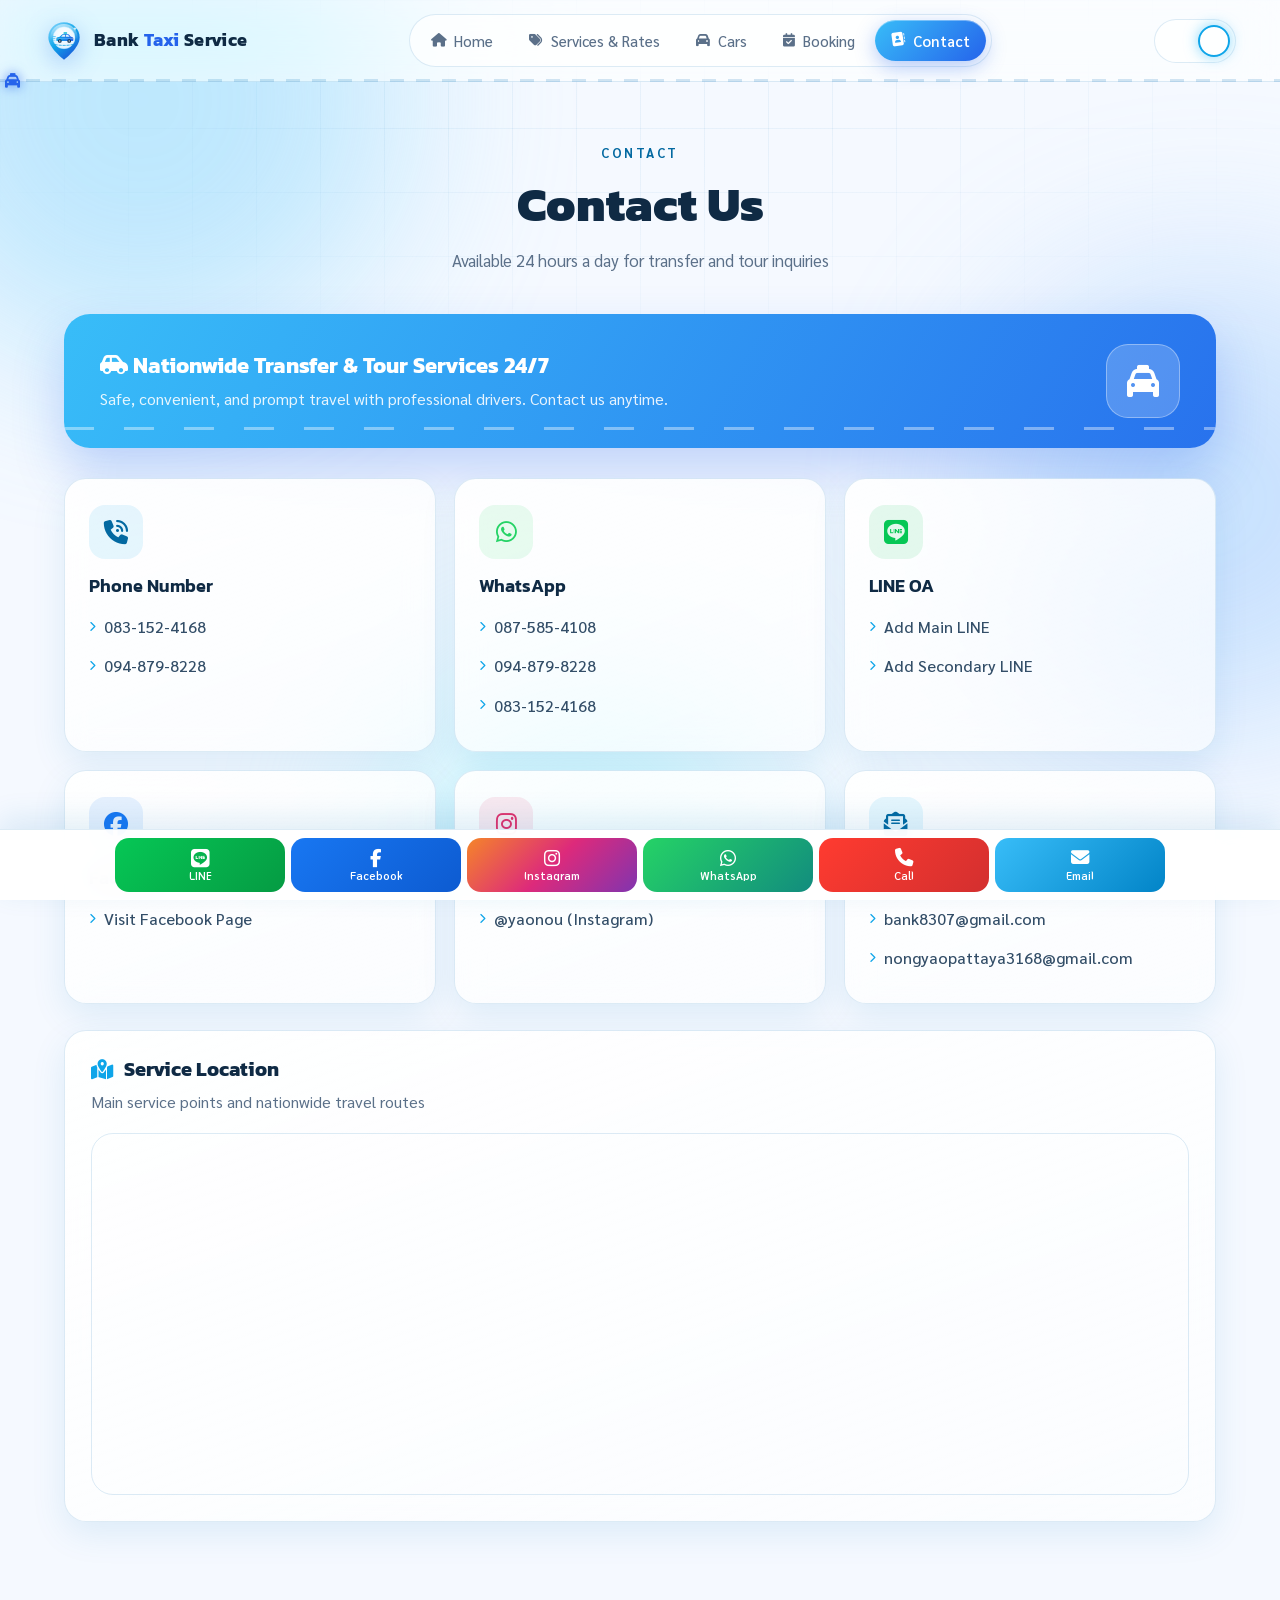
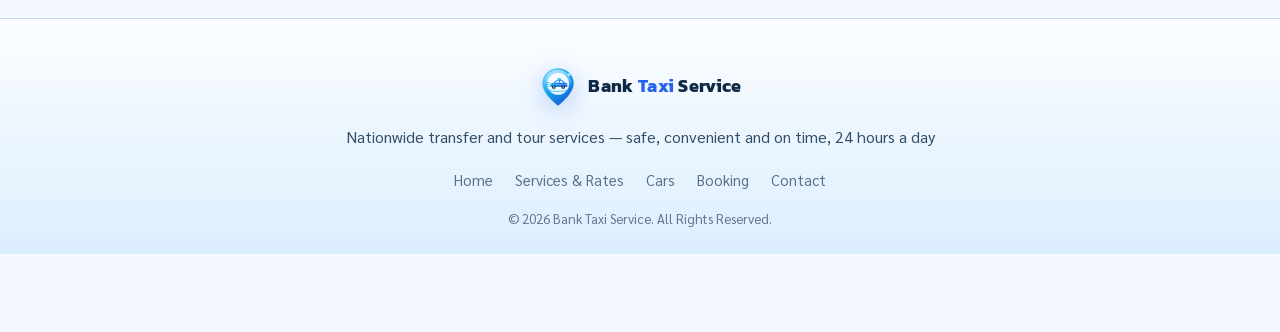
<file: contact-en.html>
<!DOCTYPE html>
<html lang="en">
<head>
    <meta charset="UTF-8">
    <meta name="viewport" content="width=device-width, initial-scale=1.0">
    <title data-i18n="contact_page_title">Contact Us | Bank Taxi Service</title>
    <meta name="theme-color" content="#f5f9ff">
    <link rel="icon" href="logo-mark.svg" type="image/svg+xml">
    <link rel="preconnect" href="https://fonts.googleapis.com">
    <link rel="preconnect" href="https://fonts.gstatic.com" crossorigin>
    <link href="https://fonts.googleapis.com/css2?family=Kanit:wght@300;400;500;600;700;800&family=Sarabun:wght@300;400;500;600;700&display=swap" rel="stylesheet">
    <link rel="stylesheet" href="https://cdnjs.cloudflare.com/ajax/libs/font-awesome/6.4.0/css/all.min.css">
    <link rel="stylesheet" href="theme.css">
</head>
<body>
    <div class="bg-scene" aria-hidden="true">
        <div class="bg-blob b1"></div>
        <div class="bg-blob b2"></div>
        <div class="bg-blob b3"></div>
        <div class="bg-grid"></div>
        <div class="bg-spot" id="bgSpot"></div>
    </div>

    <header id="siteHeader">
        <div class="header-wrapper">
            <a href="index-en.html" class="brand">
                <img src="logo-mark.svg" class="brand-mark" alt="">
                <span>Bank <b>Taxi</b> Service</span>
            </a>

            <nav class="nav-menu">
                <a href="index-en.html"><i class="fa-solid fa-house"></i> Home</a>
                <a href="services-en.html"><i class="fa-solid fa-tags"></i> Services &amp; Rates</a>
                <a href="cars-en.html"><i class="fa-solid fa-car"></i> Cars</a>
                <a href="booking-en.html"><i class="fa-solid fa-calendar-check"></i> Booking</a>
                <a href="contact-en.html" class="active"><i class="fa-solid fa-address-book"></i> Contact</a>
            </nav>

            <div class="language-switcher-top">
                <a href="contact.html" class="lang-btn th" data-lang="th" title="ภาษาไทย">TH</a>
                <a href="contact-en.html" class="lang-btn en active" data-lang="en" title="English">EN</a>
            </div>
        </div>
        <div class="road-progress" aria-hidden="true">
            <div class="fill"></div>
            <i class="fa-solid fa-taxi car"></i>
        </div>
    </header>

    <!-- Main Container -->
    <main class="wrap page">
        <div class="page-head reveal">
            <span class="eyebrow">Contact</span>
            <h1 data-i18n="contact_heading">Contact Us</h1>
            <p data-i18n="contact_subheading">Available 24 hours a day for transfer and tour inquiries</p>
        </div>

        <!-- 🚗 Taxi Animation Banner -->
        <div class="taxi-banner-wrapper reveal">
            <div class="taxi-banner-text">
                <h3><i class="fa-solid fa-car-side"></i> <span data-i18n="banner_title">Nationwide Transfer & Tour Services 24/7</span></h3>
                <p data-i18n="banner_desc">Safe, convenient, and prompt travel with professional drivers. Contact us anytime.</p>
            </div>
            <div class="taxi-animation-icon">
                <i class="fa-solid fa-taxi"></i>
            </div>
        </div>

        <div class="contact-wrap">
            <div class="channel-grid">
                <!-- Phone -->
                <div class="glass spotlight channel  reveal">
                    <i class="fa-solid fa-phone-volume"></i>
                    <h3 data-i18n="contact_phone_title">Phone Number</h3>
                    <a href="tel:0831524168">083-152-4168</a>
                    <a href="tel:0948798228">094-879-8228</a>
                </div>

                <!-- WhatsApp -->
                <div class="glass spotlight channel whatsapp reveal">
                    <i class="fa-brands fa-whatsapp"></i>
                    <h3 data-i18n="contact_wa_title">WhatsApp</h3>
                    <a href="https://wa.me/66875854108" target="_blank" rel="noopener">087-585-4108</a>
                    <a href="https://wa.me/66948798228" target="_blank" rel="noopener">094-879-8228</a>
                    <a href="https://wa.me/66831524168" target="_blank" rel="noopener">083-152-4168</a>
                </div>

                <!-- LINE OA -->
                <div class="glass spotlight channel line reveal">
                    <i class="fa-brands fa-line"></i>
                    <h3 data-i18n="contact_line_title">LINE OA</h3>
                    <a href="https://line.me/ti/p/4wD6IYASNu" target="_blank" rel="noopener" data-i18n="line_main">Add Main LINE</a>
                    <a href="https://line.me/ti/p/mEbpRpyRnB" target="_blank" rel="noopener" data-i18n="line_sub">Add Secondary LINE</a>
                </div>

                <!-- Facebook -->
                <div class="glass spotlight channel facebook reveal">
                    <i class="fa-brands fa-facebook"></i>
                    <h3 data-i18n="contact_fb_title">Facebook</h3>
                    <a href="https://www.facebook.com/share/1DTJ5yZoDF/?mibextid=wwXIfr" target="_blank" rel="noopener" data-i18n="fb_link">Visit Facebook Page</a>
                </div>

                <!-- Instagram -->
                <div class="glass spotlight channel instagram reveal">
                    <i class="fa-brands fa-instagram"></i>
                    <h3 data-i18n="contact_ig_title">Instagram</h3>
                    <a href="https://www.instagram.com/yaonou" target="_blank" rel="noopener">@yaonou (Instagram)</a>
                </div>

                <!-- Email -->
                <div class="glass spotlight channel  reveal">
                    <i class="fa-solid fa-envelope-open-text"></i>
                    <h3 data-i18n="contact_email_title">Email</h3>
                    <a href="mailto:bank8307@gmail.com">bank8307@gmail.com</a>
                    <a href="mailto:nongyaopattaya3168@gmail.com">nongyaopattaya3168@gmail.com</a>
                </div>
            </div>

            <!-- Map Location Box -->
            <div class="map-section-box glass reveal">
                <h3>
                    <i class="fa-solid fa-map-location-dot"></i> <span data-i18n="contact_map_title">Service Location</span>
                </h3>
                <p data-i18n="contact_map_desc">Main service points and nationwide travel routes</p>
                <div class="map-container">
                    <iframe src="https://www.google.com/maps/embed?pb=!1m18!1m12!1m3!1d3875.352467325081!2d100.5018!3d13.7563!2m3!1f0!2f0!3f0!3m2!1i1024!2i768!4f13.1!3m3!1m2!1s0x0%3A0x0!2zUMKhci4gQmFuayBUYXhpIFNlcnZpY2U!5e0!3m2!1sth!2sth!4v1620000000000!5m2!1sth!2sth" allowfullscreen="" loading="lazy"></iframe>
                </div>
            </div>
        </div>
    </main>


    <div class="floating-contact">
        <a href="https://line.me/ti/p/4wD6IYASNu" target="_blank" rel="noopener" class="float-btn line" aria-label="Add LINE"><i class="fa-brands fa-line"></i><span class="tip">LINE</span></a>
        <a href="https://www.facebook.com/share/1DTJ5yZoDF/?mibextid=wwXIfr" target="_blank" rel="noopener" class="float-btn facebook" aria-label="Facebook"><i class="fa-brands fa-facebook-f"></i><span class="tip">Facebook</span></a>
        <a href="https://www.instagram.com/yaonou" target="_blank" rel="noopener" class="float-btn instagram" aria-label="Instagram"><i class="fa-brands fa-instagram"></i><span class="tip">Instagram</span></a>
        <a href="https://wa.me/66948798228" target="_blank" rel="noopener" class="float-btn whatsapp" aria-label="WhatsApp"><i class="fa-brands fa-whatsapp"></i><span class="tip">WhatsApp</span></a>
        <a href="tel:0948798228" class="float-btn phone" aria-label="Call 087-585-4108"><i class="fa-solid fa-phone"></i><span class="tip">Call<span class="tip-extra"> 087-585-4108</span></span></a>
        <a href="mailto:bank8307@gmail.com" class="float-btn email" aria-label="Email us"><i class="fa-solid fa-envelope"></i><span class="tip">Email</span></a>
    </div>

    <footer>
        <div class="footer-content">
            <a href="index-en.html" class="brand">
                <img src="logo-mark.svg" class="brand-mark" alt="">
                <span>Bank <b>Taxi</b> Service</span>
            </a>
            <p>Nationwide transfer and tour services — safe, convenient and on time, 24 hours a day</p>
            <div class="footer-links">
                <a href="index-en.html">Home</a>
                <a href="services-en.html">Services & Rates</a>
                <a href="cars-en.html">Cars</a>
                <a href="booking-en.html">Booking</a>
                <a href="contact-en.html">Contact</a>
            </div>
            <p class="copyright">&copy; 2026 Bank Taxi Service. All Rights Reserved.</p>
        </div>
    </footer>

    <script src="site.js"></script>
    <script>
        const translations = {
            th: {
                home: "Home",
                services: "Services & Rates",
                cars: "Cars",
                booking: "Booking",
                contact: "Contact",
                contact_page_title: "ติดต่อเรา / Contact Us | Bank Taxi Service",
                contact_heading: "ติดต่อเรา / Contact Us",
                contact_subheading: "ช่องทางการติดต่อ สอบถามบริการรถรับส่งและนำเที่ยวตลอด 24 ชั่วโมง",
                banner_title: "พร้อมให้บริการรับ-ส่งทั่วไทย 24 ชม.",
                banner_desc: "เดินทางปลอดภัย สะดวก รวดเร็ว พร้อมคนขับมืออาชีพ ติดต่อเราได้ทันทีทุกช่องทาง",
                contact_phone_title: "เบอร์โทรศัพท์ / Phone",
                contact_wa_title: "WhatsApp",
                contact_line_title: "ไลน์ / LINE OA",
                line_main: "แอดไลน์หลัก (Add LINE)",
                line_sub: "แอดไลน์สำรอง (Add LINE)",
                contact_fb_title: "เฟซบุ๊ก / Facebook",
                fb_link: "เยี่ยมชมเพจ Facebook",
                contact_ig_title: "อินสตาแกรม / Instagram",
                contact_email_title: "อีเมล / Email",
                contact_map_title: "แผนที่บริการ / Service Location",
                contact_map_desc: "จุดให้บริการหลักและการเดินทางทั่วประเทศ",
                footer_desc: "Bank Taxi Service — บริการรถรับส่งและนำเที่ยวทั่วไทย สะดวก ปลอดภัย รวดเร็วตลอด 24 ชั่วโมง"
            },
            en: {
                home: "Home",
                services: "Services & Rates",
                cars: "Cars",
                booking: "Booking",
                contact: "Contact",
                contact_page_title: "Contact Us | Bank Taxi Service",
                contact_heading: "Contact Us",
                contact_subheading: "Available 24 hours a day for transfer and tour inquiries",
                banner_title: "Nationwide Transfer & Tour Services 24/7",
                banner_desc: "Safe, convenient, and prompt travel with professional drivers. Contact us anytime.",
                contact_phone_title: "Phone Number",
                contact_wa_title: "WhatsApp",
                contact_line_title: "LINE OA",
                line_main: "Add Main LINE",
                line_sub: "Add Secondary LINE",
                contact_fb_title: "Facebook",
                fb_link: "Visit Facebook Page",
                contact_ig_title: "Instagram",
                contact_email_title: "Email",
                contact_map_title: "Service Location",
                contact_map_desc: "Main service points and nationwide travel routes",
                footer_desc: "Bank Taxi Service — Nationwide transfer and tour services, safe, convenient, and prompt 24 hours a day"
            }
        };

        function applyLanguage(lang) {
            document.querySelectorAll('[data-i18n]').forEach(element => {
                const key = element.getAttribute('data-i18n');
                if (translations[lang] && translations[lang][key]) {
                    element.textContent = translations[lang][key];
                }
            });

            document.querySelectorAll('.lang-btn').forEach(btn => {
                const isMatch = btn.dataset.lang === lang;
                btn.classList.toggle('active', isMatch);
            });
        }

        function setLanguage(lang) {
            localStorage.setItem('selectedLang', lang);
            applyLanguage(lang);
        }

        document.addEventListener("DOMContentLoaded", () => {
            const savedLang = 'en';
            applyLanguage(savedLang);
        });
    </script>
</body>
</html>
</file>
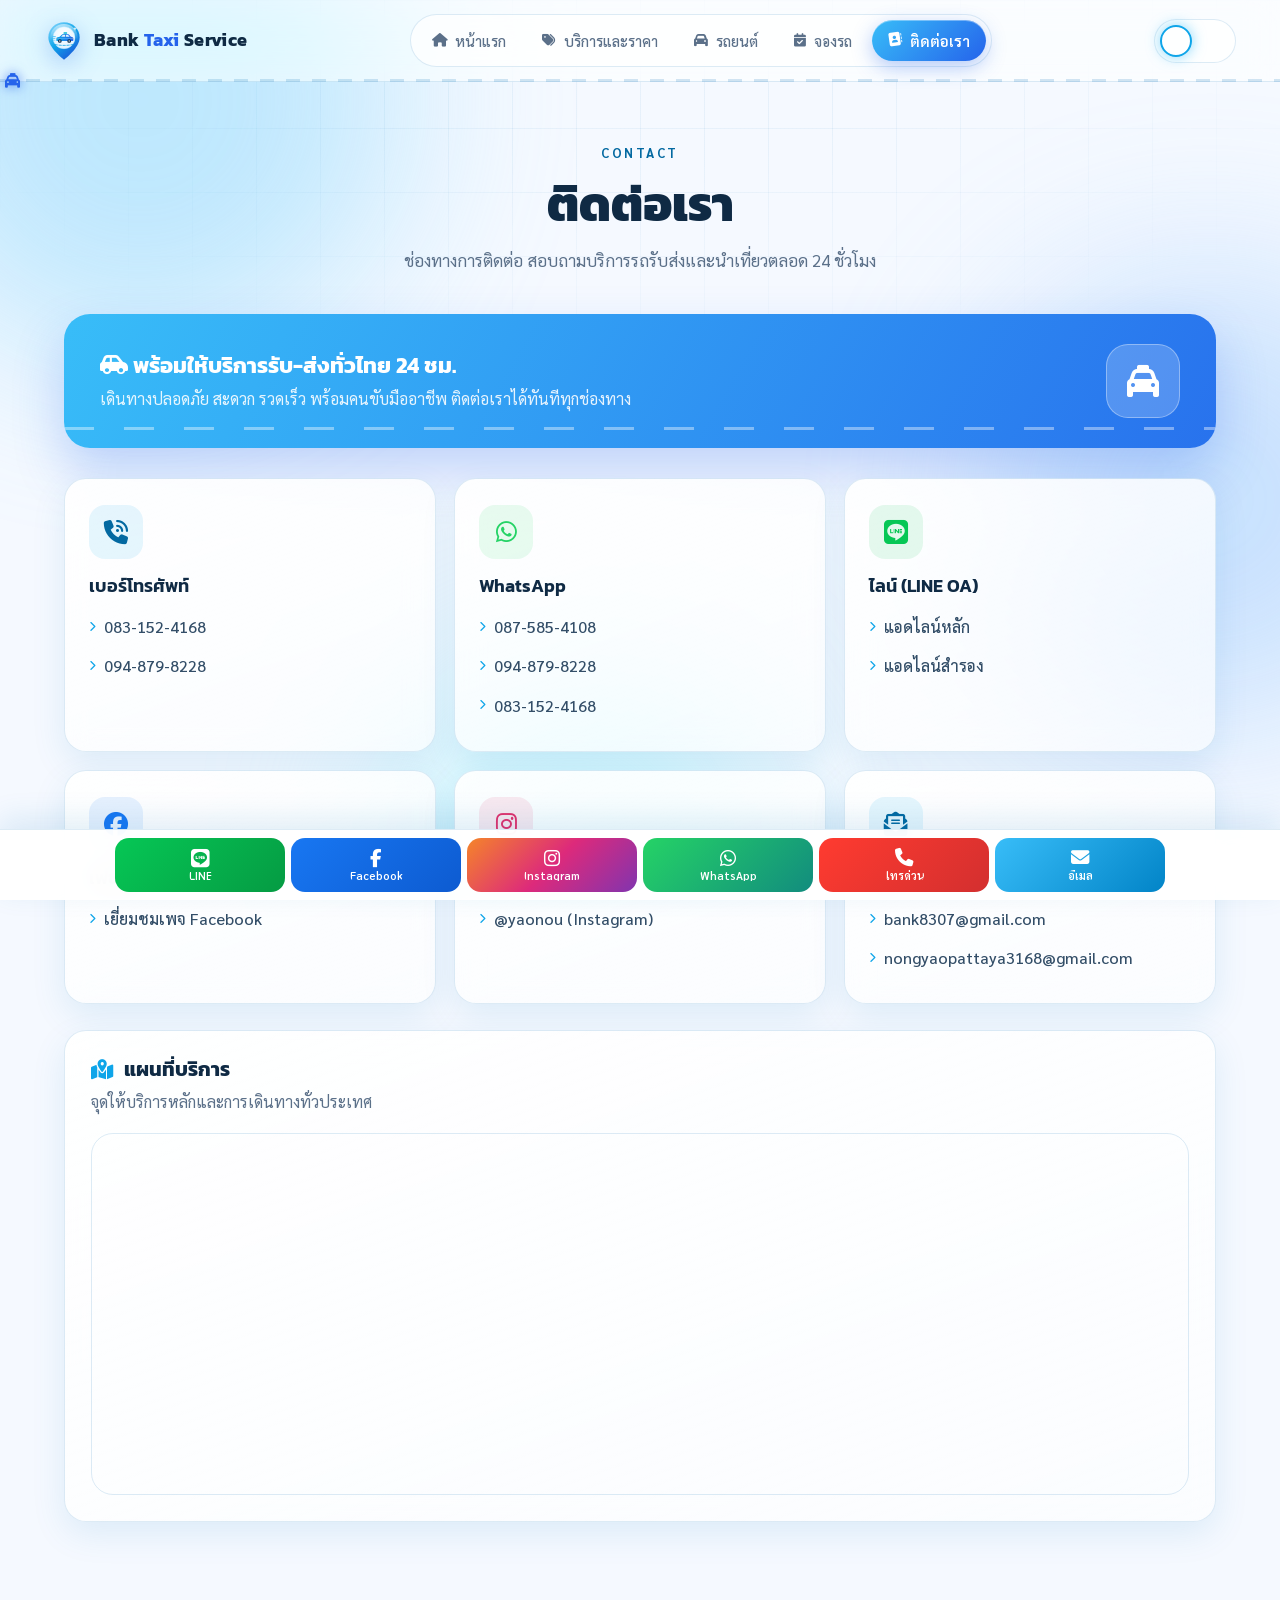
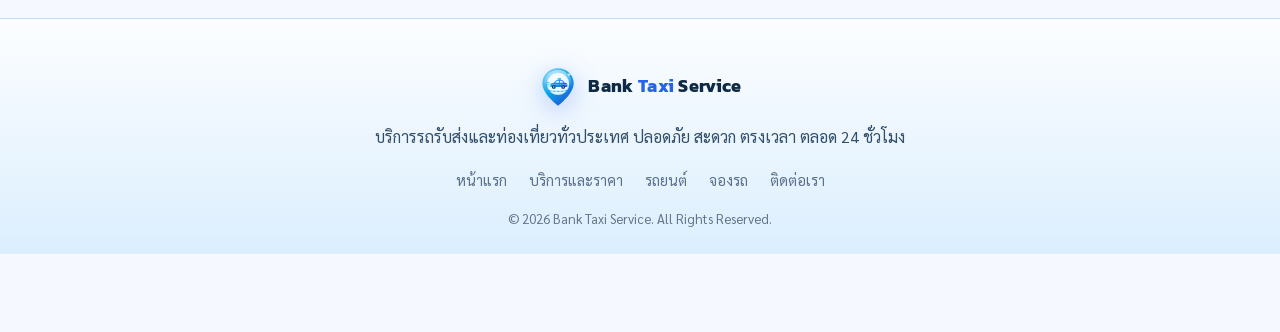
<file: contact.html>
<!DOCTYPE html>
<html lang="th">
<head>
    <meta charset="UTF-8">
    <meta name="viewport" content="width=device-width, initial-scale=1.0">
    <title>ติดต่อเรา | Bank Taxi Service</title>
    <meta name="theme-color" content="#f5f9ff">
    <link rel="icon" href="logo-mark.svg" type="image/svg+xml">
    <link rel="preconnect" href="https://fonts.googleapis.com">
    <link rel="preconnect" href="https://fonts.gstatic.com" crossorigin>
    <link href="https://fonts.googleapis.com/css2?family=Kanit:wght@300;400;500;600;700;800&family=Sarabun:wght@300;400;500;600;700&display=swap" rel="stylesheet">
    <link rel="stylesheet" href="https://cdnjs.cloudflare.com/ajax/libs/font-awesome/6.4.0/css/all.min.css">
    <link rel="stylesheet" href="theme.css">
</head>
<body>
    <div class="bg-scene" aria-hidden="true">
        <div class="bg-blob b1"></div>
        <div class="bg-blob b2"></div>
        <div class="bg-blob b3"></div>
        <div class="bg-grid"></div>
        <div class="bg-spot" id="bgSpot"></div>
    </div>

    <header id="siteHeader">
        <div class="header-wrapper">
            <a href="index.html" class="brand">
                <img src="logo-mark.svg" class="brand-mark" alt="">
                <span>Bank <b>Taxi</b> Service</span>
            </a>

            <nav class="nav-menu">
                <a href="index.html"><i class="fa-solid fa-house"></i> หน้าแรก</a>
                <a href="services.html"><i class="fa-solid fa-tags"></i> บริการและราคา</a>
                <a href="cars.html"><i class="fa-solid fa-car"></i> รถยนต์</a>
                <a href="booking.html"><i class="fa-solid fa-calendar-check"></i> จองรถ</a>
                <a href="contact.html" class="active"><i class="fa-solid fa-address-book"></i> ติดต่อเรา</a>
            </nav>

            <div class="language-switcher-top">
                <a href="contact.html" class="lang-btn th active" data-lang="th" title="ภาษาไทย">TH</a>
                <a href="contact-en.html" class="lang-btn en" data-lang="en" title="English">EN</a>
            </div>
        </div>
        <div class="road-progress" aria-hidden="true">
            <div class="fill"></div>
            <i class="fa-solid fa-taxi car"></i>
        </div>
    </header>

    <!-- Main Container -->
    <main class="wrap page">
        <div class="page-head reveal">
            <span class="eyebrow">Contact</span>
            <h1>ติดต่อเรา</h1>
            <p>ช่องทางการติดต่อ สอบถามบริการรถรับส่งและนำเที่ยวตลอด 24 ชั่วโมง</p>
        </div>

        <!-- 🚗 ลูกเล่นแบนเนอร์แท็กซี่เคลื่อนไหวพิเศษ -->
        <div class="taxi-banner-wrapper reveal">
            <div class="taxi-banner-text">
                <h3><i class="fa-solid fa-car-side"></i> พร้อมให้บริการรับ-ส่งทั่วไทย 24 ชม.</h3>
                <p>เดินทางปลอดภัย สะดวก รวดเร็ว พร้อมคนขับมืออาชีพ ติดต่อเราได้ทันทีทุกช่องทาง</p>
            </div>
            <div class="taxi-animation-icon">
                <i class="fa-solid fa-taxi"></i>
            </div>
        </div>

        <div class="contact-wrap">
            <div class="channel-grid">
                <!-- Phone -->
                <div class="glass spotlight channel  reveal">
                    <i class="fa-solid fa-phone-volume"></i>
                    <h3>เบอร์โทรศัพท์</h3>
                    <a href="tel:0831524168">083-152-4168</a>
                    <a href="tel:0948798228">094-879-8228</a>
                </div>

                <!-- WhatsApp -->
                <div class="glass spotlight channel whatsapp reveal">
                    <i class="fa-brands fa-whatsapp"></i>
                    <h3>WhatsApp</h3>
                    <a href="https://wa.me/66875854108" target="_blank" rel="noopener">087-585-4108</a>
                    <a href="https://wa.me/66948798228" target="_blank" rel="noopener">094-879-8228</a>
                    <a href="https://wa.me/66831524168" target="_blank" rel="noopener">083-152-4168</a>
                </div>

                <!-- LINE OA -->
                <div class="glass spotlight channel line reveal">
                    <i class="fa-brands fa-line"></i>
                    <h3>ไลน์ (LINE OA)</h3>
                    <a href="https://line.me/ti/p/4wD6IYASNu" target="_blank" rel="noopener">แอดไลน์หลัก</a>
                    <a href="https://line.me/ti/p/mEbpRpyRnB" target="_blank" rel="noopener">แอดไลน์สำรอง</a>
                </div>

                <!-- Facebook -->
                <div class="glass spotlight channel facebook reveal">
                    <i class="fa-brands fa-facebook"></i>
                    <h3>เฟซบุ๊ก</h3>
                    <a href="https://www.facebook.com/share/1DTJ5yZoDF/?mibextid=wwXIfr" target="_blank" rel="noopener">เยี่ยมชมเพจ Facebook</a>
                </div>

                <!-- Instagram -->
                <div class="glass spotlight channel instagram reveal">
                    <i class="fa-brands fa-instagram"></i>
                    <h3>อินสตาแกรม</h3>
                    <a href="https://www.instagram.com/yaonou" target="_blank" rel="noopener">@yaonou (Instagram)</a>
                </div>

                <!-- Email -->
                <div class="glass spotlight channel  reveal">
                    <i class="fa-solid fa-envelope-open-text"></i>
                    <h3>อีเมล</h3>
                    <a href="mailto:bank8307@gmail.com">bank8307@gmail.com</a>
                    <a href="mailto:nongyaopattaya3168@gmail.com">nongyaopattaya3168@gmail.com</a>
                </div>
            </div>

            <!-- Map Location Box -->
            <div class="map-section-box glass reveal">
                <h3>
                    <i class="fa-solid fa-map-location-dot"></i> แผนที่บริการ
                </h3>
                <p>จุดให้บริการหลักและการเดินทางทั่วประเทศ</p>
                <div class="map-container">
                    <iframe src="https://www.google.com/maps/embed?pb=!1m18!1m12!1m3!1d3875.352467325081!2d100.5018!3d13.7563!2m3!1f0!2f0!3f0!3m2!1i1024!2i768!4f13.1!3m3!1m2!1s0x0%3A0x0!2zUMKhci4gQmFuayBUYXhpIFNlcnZpY2U!5e0!3m2!1sth!2sth!4v1620000000000!5m2!1sth!2sth" allowfullscreen="" loading="lazy"></iframe>
                </div>
            </div>
        </div>
    </main>


    <div class="floating-contact">
        <a href="https://line.me/ti/p/4wD6IYASNu" target="_blank" rel="noopener" class="float-btn line" aria-label="แอดไลน์"><i class="fa-brands fa-line"></i><span class="tip">LINE</span></a>
        <a href="https://www.facebook.com/share/1DTJ5yZoDF/?mibextid=wwXIfr" target="_blank" rel="noopener" class="float-btn facebook" aria-label="Facebook"><i class="fa-brands fa-facebook-f"></i><span class="tip">Facebook</span></a>
        <a href="https://www.instagram.com/yaonou" target="_blank" rel="noopener" class="float-btn instagram" aria-label="Instagram"><i class="fa-brands fa-instagram"></i><span class="tip">Instagram</span></a>
        <a href="https://wa.me/66948798228" target="_blank" rel="noopener" class="float-btn whatsapp" aria-label="WhatsApp"><i class="fa-brands fa-whatsapp"></i><span class="tip">WhatsApp</span></a>
        <a href="tel:0875854108" class="float-btn phone" aria-label="โทรด่วน 087-585-4108"><i class="fa-solid fa-phone"></i><span class="tip">โทรด่วน<span class="tip-extra"> 087-585-4108</span></span></a>
        <a href="mailto:bank8307@gmail.com" class="float-btn email" aria-label="ส่งอีเมลถึงเรา"><i class="fa-solid fa-envelope"></i><span class="tip">อีเมล</span></a>
    </div>

    <footer>
        <div class="footer-content">
            <a href="index.html" class="brand">
                <img src="logo-mark.svg" class="brand-mark" alt="">
                <span>Bank <b>Taxi</b> Service</span>
            </a>
            <p>บริการรถรับส่งและท่องเที่ยวทั่วประเทศ ปลอดภัย สะดวก ตรงเวลา ตลอด 24 ชั่วโมง</p>
            <div class="footer-links">
                <a href="index.html">หน้าแรก</a>
                <a href="services.html">บริการและราคา</a>
                <a href="cars.html">รถยนต์</a>
                <a href="booking.html">จองรถ</a>
                <a href="contact.html">ติดต่อเรา</a>
            </div>
            <p class="copyright">&copy; 2026 Bank Taxi Service. All Rights Reserved.</p>
        </div>
    </footer>

    <script src="site.js"></script>

</body>
</html>
</file>
<file: theme.css>
/* theme.css — Bank Taxi Service (ธีมขาว-ฟ้า) ใช้ร่วมกันทุกหน้า */
/* ==========================================================
   1. ตัวแปรสี / ฟอนต์ (Design Tokens)
   ธีม "Night Drive" — กรมท่าเข้ม + ฟ้านีออน + เหลืองแท็กซี่
   ========================================================== */
:root {
    --bg: #f5f9ff;
    --bg-2: #eaf4ff;
    --surface: rgba(255, 255, 255, 0.7);
    --surface-2: rgba(14, 165, 233, 0.08);
    --line: rgba(14, 116, 184, 0.14);
    --text: #0f2a44;
    --muted: #5b7089;
    --sky: #0ea5e9;
    --sky-deep: #0369a1;
    --violet: #6366f1;
    --gold: #2563eb;
    --gold-deep: #0369a1;
    --green: #16a34a;
    --shadow: 0 12px 34px rgba(14, 116, 184, 0.10);
    --grad: linear-gradient(120deg, #0ea5e9 0%, #2563eb 50%, #06b6d4 100%);
    --radius: 22px;
    --ease: cubic-bezier(0.16, 1, 0.3, 1);
    --font-head: 'Kanit', 'Sarabun', sans-serif;
    --font-body: 'Sarabun', sans-serif;
}

*, *::before, *::after { box-sizing: border-box; }

html { scroll-behavior: smooth; }

body {
    margin: 0;
    font-family: var(--font-body);
    background: var(--bg);
    color: var(--text);
    line-height: 1.7;
    overflow-x: hidden;
    -webkit-font-smoothing: antialiased;
}

img { max-width: 100%; display: block; }
a { color: inherit; }

h1, h2, h3, h4 { font-family: var(--font-head); line-height: 1.25; margin: 0; }

::selection { background: var(--sky); color: var(--bg); }

/* ==========================================================
   2. พื้นหลังมีชีวิต: แสงออโรร่า + ตารางถนน + สปอตไลต์ตามเมาส์
   ========================================================== */
.bg-scene {
    position: fixed;
    inset: 0;
    z-index: -1;
    overflow: hidden;
    pointer-events: none;
}

.bg-blob {
    position: absolute;
    border-radius: 50%;
    filter: blur(90px);
    opacity: 0.45;
    animation: drift 22s ease-in-out infinite alternate;
}
.bg-blob.b1 { width: 520px; height: 520px; background: #7dd3fc; top: -160px; left: -120px; }
.bg-blob.b2 { width: 460px; height: 460px; background: #93c5fd; top: 30%; right: -160px; animation-delay: -7s; opacity: 0.45; }
.bg-blob.b3 { width: 380px; height: 380px; background: #a5f3fc; bottom: -140px; left: 30%; animation-delay: -14s; opacity: 0.5; }

@keyframes drift {
    0%   { transform: translate(0, 0) scale(1); }
    50%  { transform: translate(80px, 60px) scale(1.15); }
    100% { transform: translate(-40px, 120px) scale(0.95); }
}

.bg-grid {
    position: absolute;
    inset: 0;
    background-image:
        linear-gradient(rgba(14,116,184,0.06) 1px, transparent 1px),
        linear-gradient(90deg, rgba(14,116,184,0.06) 1px, transparent 1px);
    background-size: 64px 64px;
    mask-image: radial-gradient(ellipse 80% 60% at 50% 0%, #000 30%, transparent 75%);
    -webkit-mask-image: radial-gradient(ellipse 80% 60% at 50% 0%, #000 30%, transparent 75%);
}

.bg-spot {
    position: absolute;
    width: 600px;
    height: 600px;
    left: 0; top: 0;
    border-radius: 50%;
    background: radial-gradient(circle, rgba(56,189,248,0.10), transparent 60%);
    transform: translate(var(--sx, -999px), var(--sy, -999px)) translate(-50%, -50%);
    transition: transform 0.25s linear;
}

/* ==========================================================
   3. HEADER กระจกฝ้า + แถบความคืบหน้าแบบ "ถนน" มีรถแท็กซี่วิ่ง
   ========================================================== */
header {
    position: sticky;
    top: 0;
    z-index: 1000;
    background: rgba(255, 255, 255, 0.6);
    backdrop-filter: blur(18px) saturate(160%);
    -webkit-backdrop-filter: blur(18px) saturate(160%);
    border-bottom: 1px solid var(--line);
    transition: background 0.4s var(--ease);
}
header.scrolled { background: rgba(255, 255, 255, 0.9); box-shadow: 0 8px 30px rgba(14,116,184,0.10); }

.header-wrapper {
    max-width: 1240px;
    margin: 0 auto;
    padding: 14px 24px;
    display: flex;
    align-items: center;
    justify-content: space-between;
    gap: 20px;
    transition: padding 0.4s var(--ease);
}
header.scrolled .header-wrapper { padding: 9px 24px; }

.brand {
    display: flex;
    align-items: center;
    gap: 10px;
    text-decoration: none;
    font-family: var(--font-head);
    font-weight: 700;
    font-size: 1.1rem;
    letter-spacing: 0.3px;
    white-space: nowrap;
}
.brand { color: var(--text); }
.brand-mark {
    width: 40px; height: 40px;
    filter: drop-shadow(0 6px 12px rgba(37, 99, 235, 0.3));
    transition: transform 0.5s var(--ease);
}
.brand:hover .brand-mark { transform: rotate(-8deg) scale(1.08); }
.brand span b { color: var(--gold); }

.nav-menu {
    display: flex;
    align-items: center;
    gap: 4px;
    padding: 5px;
    background: var(--surface);
    border: 1px solid var(--line);
    border-radius: 999px;
}
.nav-menu a {
    position: relative;
    display: flex;
    align-items: center;
    gap: 8px;
    padding: 8px 16px;
    border-radius: 999px;
    font-size: 0.92rem;
    font-weight: 500;
    color: var(--muted);
    text-decoration: none;
    white-space: nowrap;
    transition: color 0.3s var(--ease), background 0.3s var(--ease);
}
.nav-menu a i { font-size: 0.85rem; transition: transform 0.35s var(--ease); }
.nav-menu a:hover { color: var(--sky-deep); background: var(--surface-2); }
.nav-menu a:hover i { transform: translateY(-2px) rotate(-8deg); color: var(--sky); }
.nav-menu a.active {
    color: #fff;
    font-weight: 700;
    background: linear-gradient(135deg, #38bdf8, #2563eb);
    box-shadow: 0 4px 18px rgba(37, 99, 235, 0.35);
}
.nav-menu a.active i { color: #fff; }

.language-switcher-top {
    display: flex;
    gap: 6px;
    padding: 5px;
    background: var(--surface);
    border: 1px solid var(--line);
    border-radius: 999px;
}
.lang-btn {
    width: 32px; height: 32px;
    border-radius: 50%;
    background-size: cover;
    background-position: center;
    border: 2px solid transparent;
    font-size: 0;
    opacity: 0.55;
    transition: all 0.35s cubic-bezier(0.175, 0.885, 0.32, 1.275);
}
.lang-btn.th { background-image: url('https://upload.wikimedia.org/wikipedia/commons/thumb/a/a9/Flag_of_Thailand.svg/120px-Flag_of_Thailand.svg.png'); }
.lang-btn.en { background-image: url('https://upload.wikimedia.org/wikipedia/commons/thumb/8/83/Flag_of_the_United_Kingdom_%283-5%29.svg/120px-Flag_of_the_United_Kingdom_%283-5%29.svg.png'); }
.lang-btn:hover { opacity: 1; transform: scale(1.12); }
.lang-btn.active { opacity: 1; border-color: var(--sky); box-shadow: 0 0 14px rgba(56,189,248,0.6); }

/* ถนนแสดงความคืบหน้าการเลื่อนหน้า */
.road-progress {
    position: absolute;
    left: 0; right: 0; bottom: -1px;
    height: 3px;
    background: repeating-linear-gradient(90deg, rgba(14,116,184,0.18) 0 14px, transparent 14px 26px);
}
.road-progress .fill {
    position: absolute;
    inset: 0 auto 0 0;
    width: var(--p, 0%);
    background: linear-gradient(90deg, var(--sky), var(--gold));
    box-shadow: 0 0 12px rgba(56,189,248,0.7);
}
.road-progress .car {
    position: absolute;
    left: clamp(12px, var(--p, 0%), calc(100% - 12px));
    bottom: -6px;
    transform: translateX(-50%);
    font-size: 15px;
    color: var(--gold);
    filter: drop-shadow(0 0 6px rgba(37,99,235,0.8));
}

/* ==========================================================
   4. HERO
   ========================================================== */
.wrap { max-width: 1200px; margin: 0 auto; padding: 0 24px; }

.hero {
    display: grid;
    grid-template-columns: 1.1fr 0.9fr;
    gap: 48px;
    align-items: center;
    padding: 72px 0 56px;
}

.live-badge {
    display: inline-flex;
    align-items: center;
    gap: 10px;
    padding: 7px 16px 7px 12px;
    border-radius: 999px;
    background: rgba(34, 197, 94, 0.08);
    border: 1px solid rgba(34, 197, 94, 0.3);
    color: #15803d;
    font-size: 0.88rem;
    font-weight: 600;
}
.live-dot {
    width: 9px; height: 9px;
    border-radius: 50%;
    background: var(--green);
    box-shadow: 0 0 0 0 rgba(34,197,94,0.7);
    animation: ping 1.8s infinite;
}
@keyframes ping {
    0%   { box-shadow: 0 0 0 0 rgba(34,197,94,0.7); }
    70%  { box-shadow: 0 0 0 10px rgba(34,197,94,0); }
    100% { box-shadow: 0 0 0 0 rgba(34,197,94,0); }
}

.hero h1 {
    margin: 22px 0 18px;
    font-size: clamp(2.3rem, 5.4vw, 4.2rem);
    font-weight: 800;
    letter-spacing: -0.5px;
}
.grad-text {
    background: var(--grad);
    background-size: 200% auto;
    -webkit-background-clip: text;
    background-clip: text;
    color: transparent;
    animation: shine 6s linear infinite;
}
@keyframes shine { to { background-position: 200% center; } }

.typed-wrap { white-space: nowrap; }
.typed { color: var(--gold); }
.caret {
    display: inline-block;
    width: 3px;
    height: 0.9em;
    margin-left: 4px;
    vertical-align: -0.08em;
    background: var(--gold);
    animation: blink 1s steps(1) infinite;
}
@keyframes blink { 50% { opacity: 0; } }

.slogan {
    font-family: var(--font-head);
    font-size: 1.2rem;
    font-weight: 500;
    color: var(--gold-deep);
    text-shadow: 0 0 18px rgba(3,105,161,0.35);
    margin: 0;
}
.slogan-en { color: var(--muted); font-style: italic; margin: 4px 0 30px; }

.hero-cta { display: flex; flex-wrap: wrap; gap: 14px; }

.btn {
    position: relative;
    display: inline-flex;
    align-items: center;
    justify-content: center;
    gap: 10px;
    padding: 14px 28px;
    border-radius: 999px;
    font-family: var(--font-head);
    font-size: 1.02rem;
    font-weight: 600;
    text-decoration: none;
    cursor: pointer;
    border: 1px solid transparent;
    overflow: hidden;
    isolation: isolate;
    transition: transform 0.35s var(--ease), box-shadow 0.35s var(--ease), background 0.35s var(--ease);
}
.btn-primary {
    color: #fff;
    background: linear-gradient(135deg, #38bdf8, #0ea5e9 45%, #2563eb);
    box-shadow: 0 10px 30px rgba(14, 165, 233, 0.35);
}
/* แสงวิ่งผ่านปุ่ม (Shimmer) */
.btn-primary::after {
    content: '';
    position: absolute;
    top: 0; left: -60%;
    width: 40%; height: 100%;
    background: linear-gradient(110deg, transparent, rgba(255,255,255,0.55), transparent);
    transform: skewX(-20deg);
    animation: sweep 3.2s ease-in-out infinite;
    z-index: -1;
}
@keyframes sweep { 0%, 60% { left: -60%; } 100% { left: 130%; } }
.btn-primary:hover { transform: translateY(-3px) scale(1.03); box-shadow: 0 16px 40px rgba(37,99,235,0.5); }
.btn-primary:hover i { animation: vroom 0.5s ease-in-out infinite alternate; }
@keyframes vroom { to { transform: translateX(4px); } }

.btn-ghost {
    color: var(--text);
    background: var(--surface);
    border-color: var(--line);
    backdrop-filter: blur(10px);
}
.btn-ghost:hover { border-color: var(--sky); background: rgba(56,189,248,0.1); transform: translateY(-3px); }

.stats {
    display: grid;
    grid-template-columns: repeat(4, 1fr);
    gap: 12px;
    margin-top: 40px;
}
.stat {
    padding: 16px 14px;
    border-radius: 18px;
    background: var(--surface);
    border: 1px solid var(--line);
    text-align: center;
}
.stat strong {
    display: block;
    font-family: var(--font-head);
    font-size: 1.7rem;
    font-weight: 700;
    color: var(--sky-deep);
    line-height: 1.1;
}
.stat span { font-size: 0.8rem; color: var(--muted); }

/* ภาพฝั่งขวา: โลโก้ลอย + วงโคจร + ตั๋วเส้นทาง */
.hero-visual {
    position: relative;
    display: grid;
    place-items: center;
    min-height: 500px;
    perspective: 1000px;
}
.orbit {
    position: absolute;
    left: calc(50% - var(--s) / 2);
    top: calc(50% - var(--s) / 2);
    width: var(--s); height: var(--s);
    pointer-events: none;
    border-radius: 50%;
    border: 1px dashed rgba(56, 189, 248, 0.25);
    animation: spin 40s linear infinite;
}
.orbit.o1 { --s: 340px; }
.orbit.o2 { --s: 260px; border-color: rgba(37,99,235,0.22); animation-duration: 28s; animation-direction: reverse; }
.orbit::before {
    content: '';
    position: absolute;
    top: -6px; left: 50%;
    width: 12px; height: 12px;
    border-radius: 50%;
    background: var(--sky);
    box-shadow: 0 0 16px var(--sky);
}
.orbit.o2::before { background: var(--gold); box-shadow: 0 0 16px var(--gold); }
@keyframes spin { to { transform: rotate(360deg); } }

.hero-logo {
    position: relative;
    display: flex;
    flex-direction: column;
    align-items: center;
    margin-bottom: 150px;
    text-decoration: none;
    transform-style: preserve-3d;
    transition: transform 0.2s ease-out;
}
.mark-wrap { position: relative; display: grid; place-items: center; }
.mark-wrap::before {
    content: '';
    position: absolute;
    width: 230px; height: 230px;
    border-radius: 50%;
    background: radial-gradient(circle, rgba(56,189,248,0.35), transparent 65%);
    animation: glow 4s ease-in-out infinite;
}
@keyframes glow { 50% { transform: scale(1.15); opacity: 0.6; } }
.hero-logo img {
    position: relative;
    width: 190px;
    filter: drop-shadow(0 24px 30px rgba(37, 99, 235, 0.35));
    animation: float 6s ease-in-out infinite;
}
.wordmark { margin-top: 18px; text-align: center; line-height: 1; }
.wordmark b {
    display: block;
    font-family: var(--font-head);
    font-size: 2.6rem;
    font-weight: 800;
    letter-spacing: 1px;
    color: var(--text);
}
.wordmark b span { background: var(--grad); -webkit-background-clip: text; background-clip: text; color: transparent; }
.wordmark small {
    display: block;
    margin-top: 8px;
    font-family: var(--font-head);
    font-size: 0.95rem;
    font-weight: 500;
    letter-spacing: 0.7em;
    margin-right: -0.7em;
    color: var(--sky-deep);
}
@keyframes float { 50% { transform: translateY(-16px); } }

.ticket {
    position: absolute;
    bottom: 6px;
    left: 50%;
    transform: translateX(-50%);
    width: min(360px, 94%);
    padding: 16px 20px;
    border-radius: 18px;
    background: rgba(255, 255, 255, 0.88);
    border: 1px solid var(--line);
    backdrop-filter: blur(16px);
    box-shadow: 0 20px 50px rgba(14,116,184,0.18);
}
.ticket-row { display: flex; align-items: center; justify-content: space-between; gap: 12px; }
.ticket small { display: block; font-size: 0.72rem; color: var(--muted); text-transform: uppercase; letter-spacing: 1px; }
.ticket b { font-family: var(--font-head); font-size: 1.05rem; }
.ticket .to { text-align: right; }
.route-line { position: relative; flex: 1; height: 2px; margin: 0 6px; background: repeating-linear-gradient(90deg, rgba(14,116,184,0.35) 0 6px, transparent 6px 12px); }
.route-line i {
    position: absolute;
    top: 50%;
    color: var(--gold);
    font-size: 0.95rem;
    transform: translate(-50%, -50%);
    animation: drive 3.6s var(--ease) infinite;
    filter: drop-shadow(0 0 6px rgba(37,99,235,0.7));
}
@keyframes drive { 0% { left: 0; } 85%, 100% { left: 100%; } }
.ticket-foot {
    margin-top: 12px;
    padding-top: 10px;
    border-top: 1px dashed var(--line);
    display: flex;
    justify-content: space-between;
    font-size: 0.85rem;
    color: var(--muted);
}
.ticket-foot strong { color: var(--sky-deep); font-family: var(--font-head); }

/* ==========================================================
   5. แถบปลายทางวิ่ง (Marquee)
   ========================================================== */
.marquee {
    position: relative;
    overflow: hidden;
    border-block: 1px solid var(--line);
    background: rgba(255,255,255,0.55);
    padding: 16px 0;
    mask-image: linear-gradient(90deg, transparent, #000 12%, #000 88%, transparent);
    -webkit-mask-image: linear-gradient(90deg, transparent, #000 12%, #000 88%, transparent);
}
.marquee-track {
    display: flex;
    gap: 48px;
    width: max-content;
    animation: scroll-x 32s linear infinite;
}
.marquee:hover .marquee-track { animation-play-state: paused; }
.marquee-track span {
    display: flex;
    align-items: center;
    gap: 14px;
    font-family: var(--font-head);
    font-size: 1.15rem;
    font-weight: 500;
    color: #1e3a5f;
    white-space: nowrap;
}
.marquee-track span i { color: var(--gold); font-size: 0.8rem; }
@keyframes scroll-x { to { transform: translateX(-50%); } }

/* ==========================================================
   6. หัวข้อ Section
   ========================================================== */
section { scroll-margin-top: 90px; }
.section { padding: 88px 0 20px; }
.section-head { text-align: center; max-width: 680px; margin: 0 auto 44px; }
.eyebrow {
    display: inline-block;
    font-size: 0.8rem;
    font-weight: 700;
    letter-spacing: 2.5px;
    text-transform: uppercase;
    color: var(--sky-deep);
    margin-bottom: 10px;
}
.section-head h2 { font-size: clamp(1.8rem, 3.6vw, 2.6rem); font-weight: 700; }
.section-head p { color: var(--muted); margin: 12px 0 0; }

/* การ์ดกระจก + เส้นขอบเรืองแสงตามเมาส์ */
.glass {
    position: relative;
    background: linear-gradient(160deg, rgba(255,255,255,0.92), rgba(255,255,255,0.6));
    box-shadow: var(--shadow);
    border: 1px solid var(--line);
    border-radius: var(--radius);
    backdrop-filter: blur(14px);
}
.spotlight::before {
    content: '';
    position: absolute;
    inset: -1px;
    border-radius: inherit;
    padding: 1px;
    background: radial-gradient(380px circle at var(--mx, 50%) var(--my, 50%), rgba(56,189,248,0.75), transparent 45%);
    -webkit-mask: linear-gradient(#000 0 0) content-box, linear-gradient(#000 0 0);
    -webkit-mask-composite: xor;
    mask-composite: exclude;
    opacity: 0;
    transition: opacity 0.4s var(--ease);
    pointer-events: none;
}
.spotlight::after {
    content: '';
    position: absolute;
    inset: 0;
    border-radius: inherit;
    background: radial-gradient(500px circle at var(--mx, 50%) var(--my, 50%), rgba(56,189,248,0.07), transparent 40%);
    opacity: 0;
    transition: opacity 0.4s var(--ease);
    pointer-events: none;
}
.spotlight:hover::before, .spotlight:hover::after { opacity: 1; }

/* ==========================================================
   7. เครื่องคำนวณค่าโดยสาร (Fare Estimator)
   ========================================================== */
.estimator {
    display: grid;
    grid-template-columns: 1.3fr 1fr;
    overflow: hidden;
}
.est-form { padding: 36px; display: flex; flex-direction: column; gap: 26px; }
.est-label {
    display: flex;
    align-items: center;
    gap: 8px;
    font-size: 0.85rem;
    font-weight: 600;
    color: var(--muted);
    margin-bottom: 10px;
}
.est-label i { color: var(--sky); }

.select-wrap { position: relative; }
.select-wrap::after {
    content: '\f078';
    font-family: 'Font Awesome 6 Free';
    font-weight: 900;
    position: absolute;
    right: 18px; top: 50%;
    transform: translateY(-50%);
    color: var(--sky);
    pointer-events: none;
    font-size: 0.8rem;
}
.est-select {
    width: 100%;
    appearance: none;
    -webkit-appearance: none;
    padding: 15px 44px 15px 18px;
    border-radius: 16px;
    border: 1px solid var(--line);
    background: #fff;
    color: var(--text);
    font-family: var(--font-head);
    font-size: 1.05rem;
    cursor: pointer;
    transition: border-color 0.3s;
}
.est-select:focus { outline: none; border-color: var(--sky); box-shadow: 0 0 0 4px rgba(56,189,248,0.15); }
.est-select option { background: #fff; }

.car-chips { display: grid; grid-template-columns: repeat(3, 1fr); gap: 10px; }
.chip {
    padding: 14px 10px;
    border-radius: 16px;
    border: 1px solid var(--line);
    background: rgba(255, 255, 255, 0.8);
    color: var(--text);
    cursor: pointer;
    text-align: center;
    font-family: var(--font-body);
    transition: all 0.35s var(--ease);
}
.chip i { display: block; font-size: 1.4rem; margin-bottom: 6px; color: var(--muted); transition: all 0.35s var(--ease); }
.chip b { display: block; font-family: var(--font-head); font-size: 0.95rem; font-weight: 600; }
.chip small { color: var(--muted); font-size: 0.78rem; }
.chip:hover { border-color: rgba(56,189,248,0.5); transform: translateY(-3px); }
.chip.active {
    border-color: var(--gold);
    background: linear-gradient(160deg, rgba(37,99,235,0.16), rgba(37,99,235,0.03));
    box-shadow: 0 10px 30px rgba(37,99,235,0.15), inset 0 0 0 1px rgba(37,99,235,0.4);
}
.chip.active i { color: var(--gold); transform: scale(1.15); }

.est-result {
    position: relative;
    padding: 36px;
    display: flex;
    flex-direction: column;
    justify-content: center;
    gap: 6px;
    background:
        radial-gradient(circle at 80% 10%, rgba(37,99,235,0.22), transparent 55%),
        radial-gradient(circle at 10% 90%, rgba(56,189,248,0.22), transparent 55%),
        linear-gradient(160deg, #f0f9ff, #e0f2fe);
    border-left: 1px solid var(--line);
}
.est-result small { color: var(--muted); font-size: 0.85rem; }
.est-route { font-family: var(--font-head); font-size: 1.15rem; color: var(--text); }
.est-price {
    font-family: var(--font-head);
    font-size: clamp(2.8rem, 6vw, 4rem);
    font-weight: 800;
    line-height: 1.1;
    margin: 8px 0;
}
.est-price .unit { font-size: 1.1rem; font-weight: 500; color: var(--muted); margin-left: 6px; -webkit-text-fill-color: var(--muted); }
.est-price.bump { animation: bump 0.5s var(--ease); }
@keyframes bump { 30% { transform: scale(1.08); } }
.est-note { font-size: 0.82rem; color: var(--muted); margin: 0 0 18px; }

/* ==========================================================
   8. สไลด์โชว์รถแบบภาพยนตร์ (Cinematic Slider)
   ========================================================== */
.cinema-slider {
    position: relative;
    height: 520px;
    border-radius: 28px;
    overflow: hidden;
    background: #0c2340;
    border: 1px solid var(--line);
    box-shadow: 0 40px 80px rgba(14,116,184,0.25);
    touch-action: pan-y;
}
.slide-item {
    position: absolute;
    inset: 0;
    opacity: 0;
    visibility: hidden;
    transition: opacity 1s ease, visibility 1s;
}
.slide-item.active { opacity: 1; visibility: visible; }
.slide-item img {
    position: absolute;
    inset: 0;
    width: 100%;
    height: 100%;
    object-fit: cover;
    filter: brightness(0.8) saturate(1.1);
    transform: scale(1.12);
}
/* Ken Burns: ซูมภาพช้าๆ แบบหนังโฆษณารถ */
.slide-item.active img { animation: kenburns 7s ease-out forwards; }
@keyframes kenburns { from { transform: scale(1.12) translateX(2%); } to { transform: scale(1) translateX(0); } }

.slide-item::after {
    content: '';
    position: absolute;
    inset: 0;
    background:
        linear-gradient(to top, rgba(8,30,60,0.92) 0%, rgba(8,30,60,0.2) 45%, transparent 70%),
        linear-gradient(to right, rgba(8,30,60,0.55), transparent 60%);
}
.slide-caption {
    position: absolute;
    left: 48px; bottom: 64px;
    z-index: 2;
    max-width: 520px;
}
.slide-caption .tag {
    display: inline-block;
    padding: 4px 12px;
    border-radius: 999px;
    background: rgba(37,99,235,0.15);
    border: 1px solid rgba(37,99,235,0.4);
    color: #bae6fd;
    font-size: 0.8rem;
    font-weight: 600;
    margin-bottom: 12px;
}
.slide-caption h3 { color: #fff; font-size: clamp(1.8rem, 4vw, 3rem); font-weight: 800; margin-bottom: 8px; }
.slide-caption p { margin: 0; color: #e0f2fe; font-size: 1.05rem; }
.slide-item.active .slide-caption > * { animation: rise 0.9s var(--ease) both; }
.slide-item.active .slide-caption > *:nth-child(2) { animation-delay: 0.12s; }
.slide-item.active .slide-caption > *:nth-child(3) { animation-delay: 0.24s; }
@keyframes rise { from { opacity: 0; transform: translateY(26px); } }

.slider-btn {
    position: absolute;
    top: 50%;
    z-index: 5;
    width: 50px; height: 50px;
    border-radius: 50%;
    border: 1px solid rgba(255,255,255,0.2);
    background: rgba(8,30,60,0.4);
    backdrop-filter: blur(10px);
    color: #fff;
    font-size: 1rem;
    cursor: pointer;
    transform: translateY(-50%);
    transition: all 0.35s var(--ease);
}
.slider-btn:hover { background: var(--sky); color: #fff; border-color: var(--sky); transform: translateY(-50%) scale(1.1); }
.prev-btn { left: 20px; }
.next-btn { right: 20px; }

.slider-dots {
    position: absolute;
    right: 32px; bottom: 32px;
    z-index: 5;
    display: flex;
    gap: 8px;
}
.dot {
    position: relative;
    width: 34px; height: 4px;
    border: 0;
    padding: 0;
    border-radius: 4px;
    background: rgba(255,255,255,0.25);
    cursor: pointer;
    overflow: hidden;
    transition: width 0.4s var(--ease);
}
.dot.active { width: 64px; }
.dot.active::after {
    content: '';
    position: absolute;
    inset: 0;
    background: var(--gold);
    transform-origin: left;
    animation: fillbar var(--slide-ms, 5000ms) linear forwards;
}
.cinema-slider:hover .dot.active::after { animation-play-state: paused; }
@keyframes fillbar { from { transform: scaleX(0); } to { transform: scaleX(1); } }

.slide-counter {
    position: absolute;
    top: 28px; right: 32px;
    z-index: 5;
    font-family: var(--font-head);
    color: rgba(255,255,255,0.6);
    letter-spacing: 2px;
}
.slide-counter b { color: #fff; font-size: 1.3rem; }

/* ==========================================================
   9. คำมั่นสัญญา (Feature Cards)
   ========================================================== */
.promise-grid { display: grid; grid-template-columns: repeat(4, 1fr); gap: 18px; }
.feature { padding: 28px 24px; transition: transform 0.45s var(--ease); }
.feature:hover { transform: translateY(-8px); }
.feature-icon {
    width: 56px; height: 56px;
    border-radius: 16px;
    display: grid;
    place-items: center;
    font-size: 1.4rem;
    margin-bottom: 18px;
    color: var(--sky);
    background: rgba(56,189,248,0.1);
    border: 1px solid rgba(56,189,248,0.25);
    transition: transform 0.5s var(--ease);
}
.feature:hover .feature-icon { transform: rotate(-10deg) scale(1.1); }
.feature:nth-child(2) .feature-icon { color: var(--gold); background: rgba(37,99,235,0.1); border-color: rgba(37,99,235,0.25); }
.feature:nth-child(3) .feature-icon { color: var(--violet); background: rgba(129,140,248,0.1); border-color: rgba(129,140,248,0.25); }
.feature:nth-child(4) .feature-icon { color: #16a34a; background: rgba(22,163,74,0.1); border-color: rgba(22,163,74,0.25); }
.feature h3 { font-size: 1.15rem; font-weight: 600; margin-bottom: 8px; }
.feature p { margin: 0; color: var(--muted); font-size: 0.93rem; }

.promise-text {
    margin-top: 28px;
    padding: 32px 36px;
    display: grid;
    grid-template-columns: auto 1fr;
    gap: 24px;
    align-items: start;
}
.promise-text .quote-mark { font-size: 2.6rem; color: var(--gold); opacity: 0.8; line-height: 1; }
.promise-text p { margin: 0 0 12px; color: #334e68; }
.promise-text p:last-child { margin-bottom: 0; }
.promise-text strong { color: var(--sky-deep); }

/* ==========================================================
   10. ตารางราคา (Rate Cards)
   ========================================================== */
.rates-grid { display: grid; grid-template-columns: repeat(3, 1fr); gap: 22px; }
.rate-column {
    display: flex;
    flex-direction: column;
    padding: 16px 16px 24px;
    transition: transform 0.45s var(--ease), box-shadow 0.45s var(--ease);
}
.rate-column:hover { transform: translateY(-8px); box-shadow: 0 30px 60px rgba(14,116,184,0.18); }
.rate-media {
    position: relative;
    height: 190px;
    border-radius: 16px;
    overflow: hidden;
    margin-bottom: 18px;
}
.rate-media img {
    width: 100%;
    height: 100%;
    object-fit: cover;
    transition: transform 0.8s var(--ease);
}
.rate-column:hover .rate-media img { transform: scale(1.08); }
.rate-media::after {
    content: '';
    position: absolute;
    inset: 0;
    background: linear-gradient(to top, rgba(8,30,60,0.35), transparent 55%);
}
.seat-badge {
    position: absolute;
    left: 12px; bottom: 12px;
    z-index: 2;
    display: inline-flex;
    align-items: center;
    gap: 6px;
    padding: 5px 12px;
    border-radius: 999px;
    font-size: 0.8rem;
    font-weight: 600;
    background: rgba(255,255,255,0.92);
    color: var(--text);
    border: 1px solid rgba(14,116,184,0.15);
    backdrop-filter: blur(8px);
}
.seat-badge i { color: var(--gold); }
.rate-column h3 { font-size: 1.35rem; font-weight: 700; padding: 0 6px; }
.rate-from { padding: 0 6px; margin: 2px 0 14px; color: var(--muted); font-size: 0.88rem; }
.rate-from b { color: var(--gold); font-family: var(--font-head); font-size: 1.05rem; }

.rate-column table { width: 100%; border-collapse: collapse; margin-bottom: 22px; }
.rate-column td {
    padding: 9px 6px;
    font-size: 0.92rem;
    border-bottom: 1px dashed rgba(14,116,184,0.15);
    color: #334e68;
    transition: background 0.25s, color 0.25s;
}
.rate-column td:last-child { text-align: right; font-weight: 700; color: var(--sky-deep); font-family: var(--font-head); white-space: nowrap; }
.rate-column tr:hover td { background: rgba(14,165,233,0.08); color: var(--sky-deep); }
.rate-column tr:hover td:first-child { border-radius: 8px 0 0 8px; }
.rate-column tr:hover td:last-child { border-radius: 0 8px 8px 0; }
.rate-column .btn { margin-top: auto; width: 100%; }

/* ==========================================================
   11. แถบ Call-to-Action ปิดท้าย
   ========================================================== */
.cta-band {
    position: relative;
    margin-top: 96px;
    padding: 56px 40px;
    border-radius: 30px;
    overflow: hidden;
    text-align: center;
    color: #fff;
    background: linear-gradient(120deg, #38bdf8, #2563eb 55%, #06b6d4);
    box-shadow: 0 30px 60px rgba(37,99,235,0.25);
    background-size: 200% 200%;
    animation: flow 12s ease infinite;
}
@keyframes flow { 50% { background-position: 100% 50%; } }
.cta-band::before {
    content: '';
    position: absolute;
    inset: 0;
    background: repeating-linear-gradient(90deg, rgba(255,255,255,0.18) 0 40px, transparent 40px 80px);
    height: 4px;
    top: 50%;
    opacity: 0.35;
    animation: lane 1.4s linear infinite;
}
@keyframes lane { to { background-position: -80px 0; } }
.cta-band > * { position: relative; }
.cta-band .btn-primary { background: #fff; color: var(--gold); box-shadow: 0 12px 30px rgba(8,30,60,0.25); }
.cta-band h2 { font-size: clamp(1.7rem, 4vw, 2.6rem); font-weight: 800; }
.cta-band p { margin: 10px 0 28px; color: rgba(255,255,255,0.85); }

/* ==========================================================
   12. ช่องทางการติดต่อ + แผนที่
   ========================================================== */
.contact-grid { display: grid; grid-template-columns: repeat(3, 1fr); gap: 18px; }
.contact-item {
    display: flex;
    align-items: center;
    gap: 16px;
    padding: 22px 24px;
    text-decoration: none;
    transition: transform 0.45s var(--ease);
}
.contact-item:hover { transform: translateY(-6px); }
.contact-icon {
    flex-shrink: 0;
    width: 52px; height: 52px;
    border-radius: 50%;
    display: grid;
    place-items: center;
    font-size: 1.3rem;
    color: var(--sky);
    background: rgba(56,189,248,0.1);
    transition: all 0.4s var(--ease);
}
.contact-item:hover .contact-icon { background: var(--sky); color: #fff; transform: rotate(-12deg); }
.contact-item.line .contact-icon { color: #06c755; background: rgba(6,199,85,0.12); }
.contact-item.line:hover .contact-icon { background: #06c755; color: #fff; }
.contact-details h4 { font-family: var(--font-body); font-size: 0.75rem; letter-spacing: 1px; text-transform: uppercase; color: var(--muted); font-weight: 600; margin-bottom: 2px; }
.contact-details span { font-family: var(--font-head); font-weight: 600; font-size: 1.05rem; word-break: break-all; }

.map-container {
    margin-top: 22px;
    border-radius: var(--radius);
    overflow: hidden;
    border: 1px solid var(--line);
}
.map-container iframe {
    width: 100%;
    height: 360px;
    border: 0;
    display: block;
    filter: saturate(0.85);
    transition: filter 0.6s var(--ease);
}
.map-container:hover iframe { filter: none; }

/* ==========================================================
   13. ปุ่มลอยติดต่อด่วน
   ========================================================== */
.floating-contact {
    position: fixed;
    right: 22px;
    bottom: 22px;
    z-index: 999;
    display: flex;
    flex-direction: column;
    gap: 12px;
}
.float-btn {
    position: relative;
    width: 54px; height: 54px;
    border-radius: 50%;
    display: grid;
    place-items: center;
    color: #fff;
    font-size: 1.4rem;
    text-decoration: none;
    box-shadow: 0 10px 25px rgba(14,116,184,0.25);
    transition: transform 0.4s var(--ease);
}
.float-btn:hover { transform: scale(1.12) translateY(-4px); }
.float-btn.line  { background: linear-gradient(135deg, #06c755, #059b43); }
.float-btn.phone { background: linear-gradient(135deg, #ff3b30, #d32f2f); }
.float-btn.email { background: linear-gradient(135deg, #38bdf8, #0284c7); }
.float-btn.phone::before {
    content: '';
    position: absolute;
    inset: 0;
    border-radius: 50%;
    border: 2px solid #ff3b30;
    animation: ring 2s ease-out infinite;
}
.float-btn.phone i { animation: shake 2s ease-in-out infinite; }
@keyframes ring { from { transform: scale(1); opacity: 0.8; } to { transform: scale(1.8); opacity: 0; } }
@keyframes shake { 0%, 50%, 100% { transform: rotate(0); } 10%, 30% { transform: rotate(-14deg); } 20%, 40% { transform: rotate(14deg); } }
.float-btn .tip {
    position: absolute;
    right: 66px;
    padding: 6px 12px;
    border-radius: 10px;
    background: #fff;
    color: var(--text);
    box-shadow: var(--shadow);
    border: 1px solid var(--line);
    font-size: 0.82rem;
    white-space: nowrap;
    opacity: 0;
    transform: translateX(8px);
    transition: all 0.3s var(--ease);
    pointer-events: none;
}
.float-btn:hover .tip { opacity: 1; transform: none; }

/* ==========================================================
   14. FOOTER
   ========================================================== */
footer {
    margin-top: 96px;
    border-top: 1px solid var(--line);
    background: linear-gradient(to bottom, rgba(255,255,255,0.7), #dbeefe);
    padding: 48px 24px 32px;
    text-align: center;
}
.footer-content { max-width: 1000px; margin: 0 auto; display: flex; flex-direction: column; align-items: center; gap: 16px; }
.footer-content p { margin: 0; color: #334e68; }
.footer-links { display: flex; flex-wrap: wrap; justify-content: center; gap: 8px 22px; }
.footer-links a { color: var(--muted); text-decoration: none; font-size: 0.92rem; transition: color 0.3s; }
.footer-links a:hover { color: var(--sky); }
.copyright { font-size: 0.82rem; color: #64748b !important; }

/* ==========================================================
   15. Admin Modal
   ========================================================== */
#adminModal {
    display: none;
    position: fixed;
    inset: 0;
    z-index: 9999;
    background: rgba(15,42,68,0.4);
    backdrop-filter: blur(8px);
    justify-content: center;
    align-items: center;
    padding: 16px;
}
.modal-card {
    width: 320px;
    max-width: 100%;
    padding: 30px;
    text-align: center;
    background: #fff;
    animation: rise 0.5s var(--ease);
}
.modal-card h3 { margin-bottom: 4px; }
.modal-card p { color: var(--muted); font-size: 0.9rem; margin: 0 0 18px; }
.modal-card input {
    width: 100%;
    padding: 12px;
    margin-bottom: 14px;
    border-radius: 12px;
    border: 1px solid var(--line);
    background: #f8fbff;
    color: var(--text);
    text-align: center;
    font-size: 1rem;
}
.modal-card input:focus { outline: none; border-color: var(--sky); }
.modal-card .btn { width: 100%; }
.modal-cancel { margin-top: 8px; background: none; border: 0; color: var(--muted); cursor: pointer; font-family: var(--font-body); }

/* ==========================================================
   16. Scroll Reveal
   ========================================================== */
.reveal { opacity: 0; transform: translateY(40px); transition: opacity 0.9s var(--ease), transform 0.9s var(--ease); }
.reveal.in { opacity: 1; transform: none; }
.reveal[data-delay="1"] { transition-delay: 0.1s; }
.reveal[data-delay="2"] { transition-delay: 0.2s; }
.reveal[data-delay="3"] { transition-delay: 0.3s; }

/* ==========================================================
   17. Responsive
   ========================================================== */
@media (max-width: 1024px) {
    .hero { grid-template-columns: 1fr; text-align: center; padding-top: 48px; }
    .hero-cta, .live-badge { justify-content: center; }
    .hero-visual { min-height: 420px; }
    .promise-grid { grid-template-columns: repeat(2, 1fr); }
    .rates-grid { grid-template-columns: 1fr; max-width: 520px; margin: 0 auto; }
    .estimator { grid-template-columns: 1fr; }
    .est-result { border-left: 0; border-top: 1px solid var(--line); }
    .contact-grid { grid-template-columns: 1fr; max-width: 520px; margin: 0 auto; }
}

@media (max-width: 1100px) {
    header .brand span { display: none; }
}

@media (max-width: 860px) {
    .header-wrapper { padding: 10px 16px; gap: 10px; }
    .nav-menu { overflow-x: auto; scrollbar-width: none; }
    .nav-menu::-webkit-scrollbar { display: none; }
    .nav-menu a { padding: 7px 12px; font-size: 0.85rem; }
}

@media (max-width: 640px) {
    .wrap { padding: 0 16px; }
    .nav-menu a i { display: none; }
    .stats { grid-template-columns: repeat(2, 1fr); }
    .orbit.o1 { --s: 280px; }
    .orbit.o2 { --s: 220px; }
    .hero-logo img { width: 160px; }
    .wordmark b { font-size: 2.1rem; }
    .hero-visual { min-height: 380px; }
    .cinema-slider { height: 380px; border-radius: 20px; }
    .slide-caption { left: 20px; right: 20px; bottom: 56px; }
    .slider-btn { width: 40px; height: 40px; top: auto; bottom: 12px; transform: none; }
    .slider-btn:hover { transform: scale(1.1); }
    .prev-btn { left: auto; right: 64px; }
    .next-btn { right: 16px; }
    .slide-counter { top: 18px; right: 20px; }
    .slider-dots { left: 20px; right: auto; bottom: 22px; }
    .promise-grid { grid-template-columns: 1fr; }
    .promise-text { grid-template-columns: 1fr; padding: 26px 22px; }
    .est-form, .est-result { padding: 24px 20px; }
    .car-chips { gap: 8px; }
    .chip { padding: 12px 6px; }
    .cta-band { padding: 44px 22px; border-radius: 22px; }
    .floating-contact { right: 14px; bottom: 14px; }
    .float-btn { width: 48px; height: 48px; font-size: 1.2rem; }
}

@media (prefers-reduced-motion: reduce) {
    *, *::before, *::after { animation: none !important; transition: none !important; }
    .reveal { opacity: 1; transform: none; }
}

/* ==========================================================
   18. หน้าย่อย: หัวเรื่องหน้า + ตัวแปรสำรองที่สคริปต์เก่าใช้
   ========================================================== */
:root { --accent-glow: var(--sky-deep); --text-muted: var(--muted); --primary: var(--sky-deep); --secondary: var(--sky); }

.page { padding-top: 56px; }
.page-head { text-align: center; max-width: 720px; margin: 0 auto 40px; }
.page-head h1 { font-size: clamp(2rem, 4.4vw, 3rem); font-weight: 800; margin: 0; }
.page-head p { color: var(--muted); margin: 12px 0 0; font-size: 1.05rem; }
.page-head.second { margin-top: 88px; }

/* ==========================================================
   19. Services / Cars: การ์ดรถแนวนอน
   ========================================================== */
.car-selector-bar { display: flex; flex-wrap: wrap; justify-content: center; gap: 10px; margin: 0 0 32px; }
.car-select-btn {
    display: inline-flex; align-items: center; gap: 8px;
    padding: 10px 20px; border-radius: 999px;
    background: var(--surface); border: 1px solid var(--line);
    color: var(--text); text-decoration: none; font-family: var(--font-head); font-weight: 500;
    box-shadow: var(--shadow);
    transition: all 0.35s var(--ease);
}
.car-select-btn i { color: var(--sky); }
.car-select-btn:hover { background: linear-gradient(135deg, #38bdf8, #2563eb); color: #fff; transform: translateY(-3px); }
.car-select-btn:hover i { color: #fff; }

.car-service-list { display: flex; flex-direction: column; gap: 28px; }
.car-service-card {
    display: grid;
    grid-template-columns: 0.95fr 1.05fr;
    overflow: hidden;
    scroll-margin-top: 100px;
    transition: transform 0.45s var(--ease), box-shadow 0.45s var(--ease);
}
.car-service-card:hover { transform: translateY(-6px); box-shadow: 0 30px 60px rgba(14,116,184,0.18); }
.car-service-card:nth-child(even) .car-image-side { order: 2; }
.car-image-side { position: relative; min-height: 320px; overflow: hidden; background: #fff; border-right: 1px solid var(--line); }
.car-image-side img { position: absolute; inset: 0; width: 100%; height: 100%; object-fit: contain; padding: 24px; transition: transform 0.8s var(--ease); }
.car-service-card:hover .car-image-side img { transform: scale(1.06); }
.car-service-card:nth-child(even) .car-image-side { border-right: 0; border-left: 1px solid var(--line); }
.car-details-side { padding: 30px 32px; display: flex; flex-direction: column; gap: 18px; }
.car-header-info h2 { font-size: 1.7rem; font-weight: 800; margin-bottom: 6px; }
.car-header-info > p { margin: 0 0 12px; color: var(--sky-deep); font-weight: 500; }
.car-specs-info { display: flex; flex-wrap: wrap; gap: 8px; margin-bottom: 14px; }
.car-specs-info span {
    display: inline-flex; align-items: center; gap: 6px;
    padding: 5px 12px; border-radius: 999px; font-size: 0.85rem; font-weight: 500;
    background: rgba(14,165,233,0.08); border: 1px solid rgba(14,165,233,0.2); color: var(--sky-deep);
}
.car-card-footer .car-specs-info { margin: 0; }
.car-card-footer .car-specs-info span { background: rgba(22,163,74,0.08); border-color: rgba(22,163,74,0.25); color: #15803d; }

.rate-table { width: 100%; border-collapse: collapse; }
.rate-table td {
    padding: 8px 6px; font-size: 0.92rem; color: #334e68;
    border-bottom: 1px dashed rgba(14,116,184,0.15);
    transition: background 0.25s, color 0.25s;
}
.rate-table td:last-child { text-align: right; font-weight: 700; color: var(--sky-deep); font-family: var(--font-head); white-space: nowrap; }
.rate-table tr:hover td { background: rgba(14,165,233,0.08); color: var(--sky-deep); }
.price-condition {
    margin-top: 14px; padding: 10px 14px; border-radius: 12px;
    background: rgba(245,158,11,0.08); border-left: 3px solid #f59e0b;
    color: #92400e; font-size: 0.88rem; font-weight: 500;
}
.price-condition i { margin-right: 6px; }
.car-card-footer {
    margin-top: auto; padding-top: 18px; border-top: 1px solid var(--line);
    display: flex; flex-wrap: wrap; align-items: center; justify-content: space-between; gap: 14px;
}
.contact-mini-info { display: flex; align-items: center; gap: 12px; }
.contact-mini-icon {
    width: 42px; height: 42px; border-radius: 50%; display: grid; place-items: center;
    background: rgba(14,165,233,0.1); color: var(--sky-deep);
}
.contact-mini-details h4 { font-family: var(--font-body); font-size: 0.75rem; text-transform: uppercase; letter-spacing: 1px; color: var(--muted); margin: 0; }
.contact-mini-details a { font-family: var(--font-head); font-weight: 600; text-decoration: none; color: var(--text); }
.contact-mini-details a:hover { color: var(--sky-deep); }
.btn-booking-glow {
    display: inline-flex; align-items: center; justify-content: center; gap: 8px;
    padding: 12px 24px; border-radius: 999px; text-decoration: none;
    font-family: var(--font-head); font-weight: 600; color: #fff;
    background: linear-gradient(135deg, #38bdf8, #0ea5e9 45%, #2563eb);
    box-shadow: 0 10px 26px rgba(14,165,233,0.35);
    transition: transform 0.35s var(--ease), box-shadow 0.35s var(--ease);
}
.btn-booking-glow:hover { transform: translateY(-3px) scale(1.03); box-shadow: 0 16px 36px rgba(14,165,233,0.45); }

.car-image-side img[onclick] { cursor: zoom-in; }
#imageModal {
    display: none; position: fixed; inset: 0; z-index: 99999;
    background: rgba(15,42,68,0.55); backdrop-filter: blur(8px);
    justify-content: center; align-items: center; padding: 20px; cursor: zoom-out;
}
#imageModal span { position: absolute; top: 16px; right: 28px; color: #fff; font-size: 42px; line-height: 1; }
#imageModal img { max-width: 92%; max-height: 85vh; border-radius: 18px; object-fit: contain; box-shadow: 0 30px 80px rgba(8,30,60,0.4); animation: rise 0.5s var(--ease); }

.map-heading { text-align: center; margin: 88px auto 24px; max-width: 680px; }
.map-heading h2 { font-size: clamp(1.6rem, 3.2vw, 2.2rem); font-weight: 700; }
.map-heading p { color: var(--muted); margin: 10px 0 0; }

/* ==========================================================
   20. Booking: ฟอร์มจอง
   ========================================================== */
.booking-wrap { max-width: 920px; margin: 0 auto; }
.booking-card { padding: 40px; }
.booking-card > h2 {
    display: flex; align-items: center; justify-content: center; gap: 10px;
    font-size: 1.5rem; font-weight: 700; margin: 0 0 30px; padding-bottom: 16px;
    border-bottom: 1px solid var(--line);
}
.booking-card > h2 i { color: var(--sky); }
.form-row { display: grid; grid-template-columns: 1fr 1fr; gap: 18px; margin-bottom: 18px; }
.form-group { display: flex; flex-direction: column; }
.form-group label { font-weight: 600; font-size: 0.95rem; color: var(--text); margin-bottom: 8px; }
.form-group label i { color: var(--sky); margin-right: 4px; }
.required { color: #e11d48; }
.booking-card input, .booking-card select, .booking-card textarea {
    width: 100%; padding: 13px 16px; border-radius: 14px;
    border: 1px solid var(--line); background: #fff; color: var(--text);
    font-family: var(--font-body); font-size: 1rem; font-weight: 500;
    transition: border-color 0.3s, box-shadow 0.3s;
}
.booking-card input:hover, .booking-card select:hover, .booking-card textarea:hover { border-color: rgba(14,165,233,0.45); }
.booking-card input:focus, .booking-card select:focus, .booking-card textarea:focus { outline: none; border-color: var(--sky); box-shadow: 0 0 0 4px rgba(14,165,233,0.15); }
.booking-card input[type="file"] { padding: 10px; background: #f8fbff; cursor: pointer; }
.booking-card input[type="file"]::file-selector-button {
    margin-right: 12px; padding: 8px 16px; border: 0; border-radius: 999px; cursor: pointer;
    background: linear-gradient(135deg, #38bdf8, #2563eb); color: #fff; font-family: var(--font-head);
}
.price-box-wrapper {
    margin: 8px 0 22px; padding: 24px; border-radius: 20px; text-align: center;
    background: radial-gradient(circle at 85% 10%, rgba(37,99,235,0.16), transparent 55%), radial-gradient(circle at 10% 90%, rgba(14,165,233,0.18), transparent 55%), linear-gradient(160deg, #f0f9ff, #e0f2fe);
    border: 1px solid rgba(14,165,233,0.25);
}
.price-box-wrapper label { justify-content: center; }
.price-tag {
    display: block; margin: 4px 0 10px;
    font-family: var(--font-head); font-size: clamp(2.2rem, 5vw, 3rem); font-weight: 800;
    background: var(--grad); -webkit-background-clip: text; background-clip: text; color: transparent;
}
.price-note {
    display: inline-block; align-self: center; padding: 8px 14px; border-radius: 10px;
    background: rgba(245,158,11,0.1); border-left: 3px solid #f59e0b; color: #92400e; font-size: 0.88rem; font-weight: 600;
}
.btn-submit-glow {
    width: 100%; margin-top: 6px; padding: 16px; border: 0; border-radius: 999px; cursor: pointer;
    font-family: var(--font-head); font-size: 1.1rem; font-weight: 600; color: #fff;
    background: linear-gradient(135deg, #38bdf8, #0ea5e9 45%, #2563eb);
    box-shadow: 0 12px 30px rgba(14,165,233,0.35);
    transition: transform 0.35s var(--ease), box-shadow 0.35s var(--ease);
}
.btn-submit-glow:hover { transform: translateY(-3px); box-shadow: 0 18px 40px rgba(14,165,233,0.45); }
#payment-section {
    margin-top: 34px; padding: 30px; border-radius: 22px; text-align: center;
    background: #f8fbff; border: 2px dashed rgba(14,165,233,0.45); animation: rise 0.6s var(--ease);
}
#payment-section h3 { font-size: 1.3rem; margin: 0 0 10px; }
#payment-section h3 i, #payment-section label i { color: var(--sky); }
#payment-section > p { color: var(--muted); }
.deposit-alert {
    margin-bottom: 20px; padding: 14px 18px; border-radius: 14px; font-weight: 600;
    background: rgba(225,29,72,0.07); border: 1px dashed rgba(225,29,72,0.45); color: #be123c;
}
.qr-container { display: inline-block; margin: 10px 0 14px; padding: 14px; border-radius: 18px; background: #fff; box-shadow: var(--shadow); border: 1px solid var(--line); }
.qr-container img { width: 190px; height: 190px; object-fit: contain; display: block; }
.bank-name { font-family: var(--font-head); font-weight: 600; color: var(--sky-deep); margin: 0 0 22px; }
.upload-box { text-align: left; max-width: 520px; margin: 0 auto; }
#booking-summary-box {
    margin-top: 20px; padding: 18px 20px; border-radius: 16px; line-height: 1.7;
    background: #fff; border: 1px solid var(--line); box-shadow: var(--shadow); color: var(--text);
}
#booking-summary-box:empty { display: none; }
#booking-summary-box strong { color: var(--sky-deep); }
#payment-section .btn-submit-glow { margin-top: 24px; }

/* ==========================================================
   21. Contact: ช่องทางติดต่อทั้งหมด
   ========================================================== */
.taxi-banner-wrapper {
    position: relative; overflow: hidden;
    display: flex; align-items: center; justify-content: space-between; gap: 24px;
    padding: 30px 36px; margin-bottom: 30px; border-radius: 26px; color: #fff;
    background: linear-gradient(120deg, #38bdf8, #2563eb 60%, #06b6d4);
    background-size: 200% 200%; animation: flow 12s ease infinite;
    box-shadow: 0 24px 50px rgba(37,99,235,0.25);
}
.taxi-banner-wrapper::before {
    content: ''; position: absolute; left: 0; right: 0; bottom: 18px; height: 3px; opacity: 0.4;
    background: repeating-linear-gradient(90deg, #fff 0 30px, transparent 30px 60px);
    animation: lane 1.2s linear infinite;
}
.taxi-banner-text { position: relative; }
.taxi-banner-text h3 { font-size: 1.4rem; font-weight: 700; margin-bottom: 6px; }
.taxi-banner-text h3 i { color: #fff; }
.taxi-banner-text p { margin: 0; color: rgba(255,255,255,0.88); }
.taxi-animation-icon {
    position: relative; flex-shrink: 0;
    width: 74px; height: 74px; border-radius: 22px; display: grid; place-items: center;
    background: rgba(255,255,255,0.2); border: 1px solid rgba(255,255,255,0.35);
    font-size: 2rem; animation: bounce-car 1.6s ease-in-out infinite;
}
@keyframes bounce-car { 50% { transform: translateY(-6px) rotate(-3deg); } }

.channel-grid { display: grid; grid-template-columns: repeat(3, 1fr); gap: 18px; }
.channel { padding: 26px 24px; transition: transform 0.45s var(--ease); }
.channel:hover { transform: translateY(-6px); }
.channel > i {
    width: 54px; height: 54px; border-radius: 16px; display: grid; place-items: center;
    font-size: 1.5rem; margin-bottom: 16px;
    color: var(--sky-deep); background: rgba(14,165,233,0.1);
    transition: transform 0.5s var(--ease);
}
.channel:hover > i { transform: rotate(-10deg) scale(1.1); }
.channel.whatsapp > i  { color: #25d366; background: rgba(37,211,102,0.1); }
.channel.line > i      { color: #06c755; background: rgba(6,199,85,0.1); }
.channel.facebook > i  { color: #1877f2; background: rgba(24,119,242,0.1); }
.channel.instagram > i { color: #e1306c; background: rgba(225,48,108,0.1); }
.channel h3 { font-size: 1.1rem; font-weight: 600; margin-bottom: 10px; }
.channel a {
    display: flex; align-items: center; gap: 8px; padding: 6px 0;
    color: #334e68; text-decoration: none; font-weight: 500; word-break: break-all;
    transition: color 0.25s, transform 0.25s;
}
.channel a::before { content: '\f054'; font-family: 'Font Awesome 6 Free'; font-weight: 900; font-size: 0.65rem; color: var(--sky); }
.channel a:hover { color: var(--sky-deep); transform: translateX(4px); }
.map-section-box { margin-top: 26px; padding: 26px; }
.map-section-box h3 { display: flex; align-items: center; gap: 10px; font-size: 1.25rem; margin: 0 0 6px; }
.map-section-box h3 i { color: var(--sky); }
.map-section-box > p { color: var(--muted); margin: 0; }
.map-section-box .map-container { margin-top: 18px; }

.float-btn.facebook  { background: linear-gradient(135deg, #1877f2, #0d5bd1); }
.float-btn.instagram { background: linear-gradient(135deg, #f58529, #dd2a7b 50%, #8134af); }
.float-btn.whatsapp  { background: linear-gradient(135deg, #25d366, #128c7e); }

@media (max-width: 1024px) {
    .channel-grid { grid-template-columns: repeat(2, 1fr); }
}
@media (max-width: 860px) {
    .car-service-card { grid-template-columns: 1fr; }
    .car-service-card:nth-child(even) .car-image-side { order: 0; }
    .car-image-side, .car-service-card:nth-child(even) .car-image-side { min-height: 240px; border: 0; border-bottom: 1px solid var(--line); }
}
@media (max-width: 640px) {
    .page { padding-top: 36px; }
    .car-details-side { padding: 22px 18px; }
    .car-card-footer .btn-booking-glow { width: 100%; }
    .booking-card { padding: 24px 18px; }
    .form-row { grid-template-columns: 1fr; gap: 14px; margin-bottom: 14px; }
    #payment-section { padding: 22px 16px; }
    .channel-grid { grid-template-columns: 1fr; }
    .taxi-banner-wrapper { padding: 24px 22px; }
    .taxi-animation-icon { width: 58px; height: 58px; font-size: 1.5rem; }
    .floating-contact { gap: 8px; }
}

@media (prefers-reduced-motion: reduce) {
    *, *::before, *::after { animation: none !important; transition: none !important; }
}

/* ==========================================================
   22. มือถือ: เมนูสามขีด + แถบปุ่มติดต่อด้านล่าง (ไม่ทับเนื้อหา)
   ========================================================== */
.nav-toggle { display: none; }
.float-btn .tip-extra { display: inline; }

@media (max-width: 860px) {
    .header-wrapper, header.scrolled .header-wrapper { flex-wrap: wrap; padding: 10px 16px; gap: 10px; }
    header .brand span { display: inline; font-size: 1rem; }
    .language-switcher-top { margin-left: auto; }

    .nav-toggle {
        display: grid; place-content: center; gap: 5px;
        width: 44px; height: 44px; padding: 0; cursor: pointer;
        border-radius: 14px; border: 1px solid var(--line);
        background: var(--surface); box-shadow: var(--shadow);
    }
    .nav-toggle span {
        display: block; width: 20px; height: 2px; border-radius: 2px;
        background: var(--sky-deep); transition: transform 0.35s var(--ease), opacity 0.2s;
    }
}


@media (max-width: 1340px) {
    /* ปุ่มลอยกลายเป็นแถบด้านล่างจอ มีชื่อกำกับ และเว้นพื้นที่ให้เนื้อหาไม่โดนบัง */
    body { padding-bottom: calc(78px + env(safe-area-inset-bottom)); }
    .floating-contact {
        left: 0; right: 0; bottom: 0;
        flex-direction: row; justify-content: center; gap: 6px;
        padding: 8px 10px calc(8px + env(safe-area-inset-bottom));
        background: rgba(255, 255, 255, 0.94);
        backdrop-filter: blur(16px); -webkit-backdrop-filter: blur(16px);
        border-top: 1px solid var(--line);
        box-shadow: 0 -10px 30px rgba(14, 116, 184, 0.12);
    }
    .float-btn {
        flex: 1; width: auto; max-width: 170px; height: 54px; min-width: 0;
        display: flex; flex-direction: column; align-items: center; justify-content: center; gap: 3px;
        border-radius: 14px; font-size: 1.15rem;
        box-shadow: none;
    }
    .float-btn:hover { transform: none; }
    .float-btn.phone::before { display: none; }
    .float-btn.phone i { animation: none; }
    .float-btn .tip, .float-btn:hover .tip {
        position: static; opacity: 1; transform: none;
        padding: 0; border: 0; background: none; box-shadow: none;
        color: #fff; font-size: 0.7rem; font-weight: 600; line-height: 1;
        max-width: 100%; overflow: hidden; text-overflow: ellipsis;
    }
    .float-btn .tip-extra { display: none; }
    footer { padding-bottom: 24px; }
}

@media (max-width: 380px) {
    header .brand span { font-size: 0.92rem; }
    .lang-btn { width: 28px; height: 28px; }
}

/* ==========================================================
   23. Booking: ตัวอย่างสลิป, สถานะปุ่มส่ง, ข้อความ error, ใบจองรถ
   ========================================================== */
.slip-preview:empty { display: none; }
.slip-preview {
    display: flex; align-items: center; gap: 14px;
    margin-top: 12px; padding: 10px; border-radius: 14px;
    background: #fff; border: 1px solid var(--line);
}
.slip-preview img { width: 64px; height: 84px; object-fit: cover; border-radius: 10px; border: 1px solid var(--line); }
.slip-preview b { display: block; color: var(--sky-deep); font-family: var(--font-head); font-weight: 600; }
.slip-preview span { display: block; font-size: 0.85rem; word-break: break-all; }
.slip-preview small { color: var(--muted); font-size: 0.78rem; }

.btn-submit-glow:disabled { cursor: wait; opacity: 0.85; transform: none; }
.spinner {
    display: inline-block; width: 18px; height: 18px; margin-right: 6px; vertical-align: -3px;
    border: 2.5px solid rgba(255,255,255,0.45); border-top-color: #fff; border-radius: 50%;
    animation: spin 0.8s linear infinite;
}
.booking-error {
    display: flex; gap: 10px; align-items: flex-start;
    margin-top: 20px; padding: 14px 16px; border-radius: 14px; text-align: left;
    background: rgba(225,29,72,0.07); border: 1px solid rgba(225,29,72,0.35); color: #be123c; font-weight: 600;
    animation: rise 0.4s var(--ease);
}
.booking-error i { margin-top: 3px; }

body.receipt-open { overflow: hidden; }
.receipt-overlay {
    position: fixed; inset: 0; z-index: 10000;
    display: flex; align-items: flex-start; justify-content: center;
    padding: 28px 16px; overflow-y: auto;
    background: rgba(15,42,68,0.45); backdrop-filter: blur(8px);
}
.receipt {
    position: relative; width: 100%; max-width: 520px; margin: auto;
    padding: 28px; border-radius: 26px; background: #fff; color: var(--text);
    box-shadow: 0 40px 90px rgba(8,30,60,0.35);
    animation: rise 0.55s var(--ease);
}
.receipt::before {
    content: ''; position: absolute; left: 0; right: 0; top: 0; height: 8px; border-radius: 26px 26px 0 0;
    background: var(--grad);
}
.r-head { display: flex; align-items: center; gap: 14px; padding-bottom: 18px; border-bottom: 1px dashed var(--line); }
.r-head img { width: 52px; height: 52px; }
.r-head h2 { font-size: 1.45rem; font-weight: 800; }
.r-head p { margin: 0; color: var(--muted); font-size: 0.9rem; }
.r-check {
    margin-left: auto; width: 46px; height: 46px; border-radius: 50%; display: grid; place-items: center;
    background: rgba(22,163,74,0.12); color: #16a34a; font-size: 1.3rem;
    animation: pop 0.6s 0.25s var(--ease) both;
}
@keyframes pop { from { transform: scale(0); } 60% { transform: scale(1.2); } to { transform: scale(1); } }
.r-code {
    display: flex; justify-content: space-between; align-items: center; gap: 12px;
    margin: 18px 0 6px; padding: 14px 16px; border-radius: 16px;
    background: linear-gradient(160deg, #f0f9ff, #e0f2fe); border: 1px solid rgba(14,165,233,0.25);
}
.r-code small { display: block; font-size: 0.75rem; color: var(--muted); }
.r-code b { font-family: var(--font-head); font-size: 1.35rem; letter-spacing: 1.5px; color: var(--sky-deep); }
.r-code > div:last-child { text-align: right; }
.r-badge {
    display: inline-block; margin-top: 2px; padding: 4px 10px; border-radius: 999px;
    background: rgba(245,158,11,0.14); color: #b45309; font-size: 0.8rem; font-weight: 600; white-space: nowrap;
}
.r-section { padding: 14px 0 6px; border-bottom: 1px dashed var(--line); }
.r-section h3 { font-size: 0.8rem; font-weight: 600; letter-spacing: 1.5px; text-transform: uppercase; color: var(--sky-deep); margin-bottom: 8px; }
.r-route { font-family: var(--font-head); font-size: 1.1rem; font-weight: 600; margin-bottom: 6px; }
.r-route i { color: var(--sky); margin-right: 4px; }
.r-row { display: flex; justify-content: space-between; gap: 16px; padding: 5px 0; font-size: 0.93rem; }
.r-row span { color: var(--muted); flex-shrink: 0; }
.r-row b { font-weight: 600; text-align: right; word-break: break-word; }
.r-green b { color: #16a34a; }
.r-total { margin-top: 4px; padding-top: 10px; border-top: 1px solid var(--line); }
.r-total span { color: var(--text); font-weight: 600; }
.r-total b { font-family: var(--font-head); font-size: 1.3rem; color: var(--sky-deep); }
.r-pay { border-bottom: 0; }
.r-note { margin: 10px 0 14px; padding: 12px 14px; border-radius: 12px; background: #f8fbff; color: #334e68; font-size: 0.88rem; }
.r-foot { display: flex; flex-wrap: wrap; justify-content: center; gap: 6px 16px; color: var(--muted); font-size: 0.8rem; }
.r-foot i { color: var(--sky); }
.r-actions { display: grid; grid-template-columns: 1fr 1fr; gap: 10px; margin-top: 20px; }
.r-actions .btn { padding: 13px 16px; font-size: 0.95rem; }
.r-close {
    position: absolute; top: 18px; right: 18px; width: 34px; height: 34px; border-radius: 50%;
    border: 1px solid var(--line); background: #fff; color: var(--muted); cursor: pointer;
}
.r-close:hover { color: var(--sky-deep); border-color: var(--sky); }
.r-head .r-check { margin-right: 36px; }

@media (max-width: 480px) {
    .receipt { padding: 22px 18px; border-radius: 22px; }
    .r-actions { grid-template-columns: 1fr; }
    .r-head .r-check { display: none; }
    .r-head h2 { font-size: 1.3rem; }
}

/* พิมพ์ / บันทึก PDF: พิมพ์เฉพาะใบจอง */
@media print {
    body.receipt-open > *:not(.receipt-overlay) { display: none !important; }
    body.receipt-open { padding: 0 !important; background: #fff !important; }
    .receipt-overlay { position: static; padding: 0; background: none; backdrop-filter: none; overflow: visible; }
    .receipt { box-shadow: none; max-width: 100%; animation: none; border: 1px solid #cfe3f3; }
    .receipt *, .receipt::before { -webkit-print-color-adjust: exact; print-color-adjust: exact; animation: none !important; }
    .r-actions, .r-close { display: none !important; }
}

/* ==========================================================
   24. เมนูนำทางแบบใหม่
   คอม: แถบไล่สีฟ้าเลื่อนตามเมาส์ · มือถือ: แผงเมนูสไลด์จากขวา
   ========================================================== */
.nav-menu { position: relative; isolation: isolate; }
.nav-pill {
    position: absolute; z-index: -1; top: 5px; bottom: 5px; left: 0;
    width: var(--w, 0); transform: translateX(var(--x, 0));
    border-radius: 999px;
    background: linear-gradient(135deg, #38bdf8, #2563eb);
    box-shadow: 0 6px 20px rgba(37, 99, 235, 0.35), inset 0 1px 0 rgba(255, 255, 255, 0.35);
    opacity: 0;
}
.nav-menu.pill-ready .nav-pill {
    opacity: 1;
    transition: transform 0.45s var(--ease), width 0.45s var(--ease), opacity 0.3s;
}
.nav-menu.pill-ready a,
.nav-menu.pill-ready a:hover,
.nav-menu.pill-ready a.active { background: transparent; box-shadow: none; color: var(--muted); }
.nav-menu.pill-ready a i,
.nav-menu.pill-ready a.active i { color: var(--muted); }
.nav-menu.pill-ready a.active { font-weight: 600; }
.nav-menu.pill-ready a.lit { color: #fff; }
.nav-menu.pill-ready a.lit i { color: #fff; transform: translateY(-1px) rotate(-8deg); }
.nav-menu a { transition: color 0.35s var(--ease); }

.nav-drawer, .nav-backdrop { display: none; }

@media (max-width: 860px) {
    .nav-menu { display: none !important; }

    body.drawer-open { overflow: hidden; }
    body.drawer-open .nav-toggle span:nth-child(1) { transform: translateY(7px) rotate(45deg); }
    body.drawer-open .nav-toggle span:nth-child(2) { opacity: 0; }
    body.drawer-open .nav-toggle span:nth-child(3) { transform: translateY(-7px) rotate(-45deg); }

    .nav-backdrop {
        display: block; position: fixed; inset: 0; z-index: 1999;
        background: rgba(15, 42, 68, 0.35);
        backdrop-filter: blur(6px); -webkit-backdrop-filter: blur(6px);
        opacity: 0; pointer-events: none; transition: opacity 0.35s var(--ease);
    }
    body.drawer-open .nav-backdrop { opacity: 1; pointer-events: auto; }

    .nav-drawer {
        display: flex; flex-direction: column;
        position: fixed; z-index: 2000; top: 0; right: 0; bottom: 0;
        width: min(88vw, 370px);
        padding: 18px 16px calc(18px + env(safe-area-inset-bottom));
        overflow-y: auto;
        background:
            radial-gradient(circle at 100% 0%, rgba(56, 189, 248, 0.22), transparent 45%),
            radial-gradient(circle at 0% 100%, rgba(37, 99, 235, 0.14), transparent 45%),
            #f8fbff;
        border-radius: 28px 0 0 28px;
        box-shadow: -24px 0 60px rgba(8, 30, 60, 0.22);
        transform: translateX(105%);
        visibility: hidden;
        transition: transform 0.5s var(--ease), visibility 0.5s;
    }
    body.drawer-open .nav-drawer { transform: none; visibility: visible; }

    .drawer-head { display: flex; align-items: center; gap: 12px; padding: 4px 4px 18px; }
    .drawer-head img { width: 44px; height: 44px; }
    .drawer-head b { display: block; font-family: var(--font-head); font-size: 1.1rem; }
    .drawer-head b span { color: var(--gold); }
    .drawer-head small { color: var(--muted); font-size: 0.8rem; }
    .drawer-close {
        margin-left: auto; width: 42px; height: 42px; flex-shrink: 0; cursor: pointer;
        border-radius: 14px; border: 1px solid var(--line); background: #fff; color: var(--sky-deep);
        font-size: 1.1rem; box-shadow: var(--shadow);
        transition: transform 0.4s var(--ease);
    }
    .drawer-close:active { transform: rotate(90deg) scale(0.92); }

    .drawer-links { display: flex; flex-direction: column; gap: 8px; }
    .drawer-link {
        display: flex; align-items: center; gap: 14px;
        padding: 12px 14px; border-radius: 18px; text-decoration: none; color: var(--text);
        background: rgba(255, 255, 255, 0.85); border: 1px solid var(--line);
        box-shadow: 0 6px 18px rgba(14, 116, 184, 0.06);
        opacity: 0; transform: translateX(28px);
        transition: transform 0.5s var(--ease), opacity 0.5s var(--ease), background 0.25s, border-color 0.25s;
    }
    body.drawer-open .drawer-link {
        opacity: 1; transform: none;
        transition-delay: calc(0.08s + var(--i) * 0.05s), calc(0.08s + var(--i) * 0.05s), 0s, 0s;
    }
    .drawer-link:active { transform: scale(0.98); }
    .drawer-link:focus-visible { outline: 3px solid rgba(14, 165, 233, 0.45); outline-offset: 2px; }
    .d-icon {
        flex-shrink: 0; width: 46px; height: 46px; border-radius: 14px;
        display: grid; place-items: center; font-size: 1.1rem; color: #fff;
        background: linear-gradient(135deg, #38bdf8, #2563eb);
        box-shadow: 0 8px 18px rgba(37, 99, 235, 0.28);
    }
    .k-services .d-icon { background: linear-gradient(135deg, #22d3ee, #0891b2); box-shadow: 0 8px 18px rgba(8, 145, 178, 0.28); }
    .k-cars .d-icon     { background: linear-gradient(135deg, #818cf8, #4f46e5); box-shadow: 0 8px 18px rgba(79, 70, 229, 0.28); }
    .k-booking .d-icon  { background: linear-gradient(135deg, #fbbf24, #f97316); box-shadow: 0 8px 18px rgba(249, 115, 22, 0.28); }
    .k-contact .d-icon  { background: linear-gradient(135deg, #4ade80, #16a34a); box-shadow: 0 8px 18px rgba(22, 163, 74, 0.28); }
    .d-text { flex: 1; min-width: 0; }
    .d-text b { display: block; font-family: var(--font-head); font-size: 1.05rem; font-weight: 600; }
    .d-text small { display: block; color: var(--muted); font-size: 0.8rem; white-space: nowrap; overflow: hidden; text-overflow: ellipsis; }
    .d-arrow { color: var(--sky); font-size: 0.8rem; transition: transform 0.3s var(--ease); }
    .drawer-link.active {
        background: linear-gradient(135deg, rgba(56, 189, 248, 0.16), rgba(37, 99, 235, 0.1));
        border-color: rgba(14, 165, 233, 0.45);
    }
    .drawer-link.active .d-text b { color: var(--sky-deep); }
    .drawer-link.active .d-arrow { transform: translateX(3px); }

    .drawer-foot { margin-top: auto; padding-top: 22px; display: flex; flex-direction: column; gap: 10px; }
    .drawer-foot .btn { width: 100%; }
    .drawer-quick { display: grid; grid-template-columns: 1fr 1fr; gap: 8px; }
    .drawer-quick a {
        display: flex; align-items: center; justify-content: center; gap: 8px;
        padding: 12px; border-radius: 14px; text-decoration: none; font-weight: 600; font-size: 0.9rem;
        background: #fff; border: 1px solid var(--line); color: var(--text);
    }
    .drawer-quick a:first-child i { color: #ef4444; }
    .drawer-quick a:last-child i { color: #06c755; font-size: 1.1rem; }
}

/* ==========================================================
   25. หน้าบริการและราคา (services.html / services-en.html)
   ========================================================== */
.svc-hero { padding-bottom: 8px; }
.svc-hero .page-head { margin-bottom: 28px; }
.svc-hero .page-head h1 { font-size: clamp(2.2rem, 5vw, 3.4rem); }
.svc-stats { max-width: 860px; margin: 0 auto; }
.svc-block { padding-top: 72px; }
.svc-step-head { max-width: 640px; margin: 0 0 24px; }
.svc-step-head h2 { font-size: clamp(1.5rem, 3vw, 2rem); font-weight: 700; }
.svc-step-head p { color: var(--muted); margin: 8px 0 0; }

/* --- การ์ดเลือกรถ --- */
.svc-cars { display: grid; grid-template-columns: repeat(3, 1fr); gap: 18px; }
.svc-car {
    display: flex; flex-direction: column; align-items: flex-start; gap: 6px;
    padding: 18px 18px 20px; text-align: left; cursor: pointer;
    font: inherit; color: var(--text);
    transition: transform 0.45s var(--ease), box-shadow 0.45s var(--ease), border-color 0.3s;
}
.svc-car:hover { transform: translateY(-6px); }
.svc-car.active {
    border-color: transparent;
    box-shadow: 0 0 0 2px #38bdf8, 0 24px 50px rgba(37, 99, 235, 0.22);
    background: linear-gradient(160deg, #ffffff, #eef7ff);
}
.svc-car-tag {
    padding: 4px 10px; border-radius: 999px; font-size: 0.75rem; font-weight: 600;
    background: rgba(14, 165, 233, 0.1); color: var(--sky-deep);
}
.svc-car-check {
    position: absolute; top: 16px; right: 16px;
    width: 30px; height: 30px; border-radius: 50%; display: grid; place-items: center;
    border: 2px solid var(--line); color: transparent; background: #fff;
    transition: all 0.35s var(--ease);
}
.svc-car.active .svc-car-check { background: linear-gradient(135deg, #38bdf8, #2563eb); border-color: transparent; color: #fff; transform: scale(1.08); }
.svc-car-img { width: 100%; height: 140px; margin: 6px 0 4px; display: grid; place-items: center; }
.svc-car-img img { max-height: 140px; width: auto; object-fit: contain; transition: transform 0.6s var(--ease); }
.svc-car:hover .svc-car-img img, .svc-car.active .svc-car-img img { transform: scale(1.06) translateX(4px); }
.svc-car-name { font-family: var(--font-head); font-size: 1.25rem; font-weight: 700; }
.svc-car-meta { display: flex; flex-wrap: wrap; gap: 6px 14px; color: var(--muted); font-size: 0.85rem; }
.svc-car-meta i { color: var(--sky); margin-right: 3px; }
.svc-car-price { margin-top: 8px; color: var(--muted); font-size: 0.9rem; }
.svc-car-price b { font-family: var(--font-head); font-size: 1.5rem; color: var(--sky-deep); }

/* --- ตารางเทียบราคา --- */
.price-board { padding: 22px; }
.pb-tools { display: flex; flex-wrap: wrap; align-items: center; gap: 12px; margin-bottom: 18px; }
.pb-search { position: relative; flex: 1 1 260px; }
.pb-search i { position: absolute; left: 16px; top: 50%; transform: translateY(-50%); color: var(--sky); }
.pb-search input {
    width: 100%; padding: 13px 16px 13px 44px; border-radius: 999px;
    border: 1px solid var(--line); background: #fff; color: var(--text);
    font-family: var(--font-body); font-size: 1rem;
}
.pb-search input:focus { outline: none; border-color: var(--sky); box-shadow: 0 0 0 4px rgba(14, 165, 233, 0.15); }
.pb-chips { display: flex; flex-wrap: wrap; gap: 8px; }
.pb-chip {
    display: inline-flex; align-items: center; gap: 6px;
    padding: 9px 14px; border-radius: 999px; cursor: pointer;
    border: 1px solid var(--line); background: #fff; color: var(--text);
    font-family: var(--font-body); font-size: 0.88rem; font-weight: 500;
    transition: all 0.3s var(--ease);
}
.pb-chip i { color: var(--sky); font-size: 0.8rem; }
.pb-chip:hover { border-color: rgba(14, 165, 233, 0.5); }
.pb-chip.active { background: linear-gradient(135deg, #38bdf8, #2563eb); color: #fff; border-color: transparent; box-shadow: 0 6px 16px rgba(37, 99, 235, 0.3); }
.pb-chip.active i { color: #fff; }

.pb-table { border-radius: 18px; overflow: hidden; border: 1px solid var(--line); background: #fff; }
.pb-row {
    display: grid; grid-template-columns: minmax(0, 1.7fr) repeat(3, minmax(0, 1fr));
    align-items: stretch; border-top: 1px solid var(--line);
}
.pb-row[hidden] { display: none; }
.pb-head { border-top: 0; background: linear-gradient(160deg, #f0f9ff, #e8f3ff); }
.pb-head > span {
    padding: 14px 16px; font-family: var(--font-head); font-weight: 600; font-size: 0.95rem;
    display: flex; flex-direction: column; justify-content: center;
}
.pb-head small { font-family: var(--font-body); font-weight: 400; font-size: 0.75rem; color: var(--muted); }
.pb-head .pb-col { text-align: center; align-items: center; transition: background 0.3s, color 0.3s; }
.pb-head .pb-col.col-active { background: linear-gradient(135deg, #38bdf8, #2563eb); color: #fff; }
.pb-head .pb-col.col-active small { color: rgba(255, 255, 255, 0.85); }

.pb-route { display: flex; align-items: center; gap: 10px; padding: 14px 16px; font-weight: 500; flex-wrap: wrap; }
.pb-place i { color: var(--sky); font-size: 0.8rem; margin-right: 4px; }
.pb-arrow { color: var(--muted); font-size: 0.85rem; }
.pb-price {
    display: flex; align-items: baseline; justify-content: center; gap: 4px;
    padding: 14px 8px; text-decoration: none; color: var(--text);
    border-left: 1px dashed var(--line);
    transition: background 0.25s, color 0.25s;
}
.pb-price b { font-family: var(--font-head); font-size: 1.1rem; font-weight: 600; }
.pb-price span { font-size: 0.75rem; color: var(--muted); }
.pb-price .pb-car { display: none; }
.pb-price.col-active { background: rgba(14, 165, 233, 0.08); color: var(--sky-deep); }
.pb-price.col-active b { font-weight: 700; }
.pb-price:hover { background: linear-gradient(135deg, #38bdf8, #2563eb); color: #fff; }
.pb-price:hover span { color: rgba(255, 255, 255, 0.85); }
.pb-row:not(.pb-head):hover .pb-route { color: var(--sky-deep); }
.pb-anim .pb-row:not(.pb-head) { animation: rise 0.5s var(--ease) both; animation-delay: calc(var(--r, 0) * 35ms); }
.pb-empty { margin: 0; padding: 28px 20px; text-align: center; color: var(--muted); }
.pb-empty i { color: var(--sky); margin-right: 6px; }

.svc-actions { display: flex; flex-wrap: wrap; justify-content: center; gap: 12px; margin-top: 22px; }

/* --- เงื่อนไข --- */
.cond-grid { display: grid; grid-template-columns: repeat(4, 1fr); gap: 16px; }
.cond { padding: 24px 22px; transition: transform 0.45s var(--ease); }
.cond:hover { transform: translateY(-6px); }
.cond-icon {
    width: 50px; height: 50px; border-radius: 15px; display: grid; place-items: center;
    margin-bottom: 14px; font-size: 1.25rem; color: #fff;
    background: linear-gradient(135deg, #38bdf8, #2563eb); box-shadow: 0 10px 22px rgba(37, 99, 235, 0.25);
}
.cond:nth-child(2) .cond-icon { background: linear-gradient(135deg, #fb7185, #e11d48); box-shadow: 0 10px 22px rgba(225, 29, 72, 0.22); }
.cond:nth-child(3) .cond-icon { background: linear-gradient(135deg, #818cf8, #4f46e5); box-shadow: 0 10px 22px rgba(79, 70, 229, 0.22); }
.cond:nth-child(4) .cond-icon { background: linear-gradient(135deg, #4ade80, #16a34a); box-shadow: 0 10px 22px rgba(22, 163, 74, 0.22); }
.cond h3 { font-size: 1.08rem; font-weight: 600; margin-bottom: 6px; }
.cond p { margin: 0; color: var(--muted); font-size: 0.9rem; }

/* --- ขั้นตอนการจอง --- */
.steps { position: relative; display: grid; grid-template-columns: repeat(3, 1fr); gap: 22px; }
.steps::before {
    content: ''; position: absolute; top: 34px; left: 16%; right: 16%; height: 3px; z-index: 0;
    background: repeating-linear-gradient(90deg, rgba(14, 165, 233, 0.45) 0 12px, transparent 12px 22px);
}
.step { position: relative; z-index: 1; text-align: center; padding: 0 10px; }
.step-icon {
    width: 70px; height: 70px; margin: 0 auto 16px; border-radius: 22px; display: grid; place-items: center;
    font-size: 1.6rem; color: var(--sky-deep); background: #fff;
    border: 1px solid var(--line); box-shadow: var(--shadow);
    transition: transform 0.5s var(--ease);
}
.step:hover .step-icon { transform: translateY(-6px) rotate(-6deg); }
.step-num {
    position: absolute; top: -8px; left: calc(50% + 20px); z-index: 2;
    width: 28px; height: 28px; border-radius: 50%; display: grid; place-items: center;
    font-family: var(--font-head); font-weight: 700; font-size: 0.85rem; color: #fff;
    background: linear-gradient(135deg, #38bdf8, #2563eb); box-shadow: 0 6px 14px rgba(37, 99, 235, 0.35);
}
.step h3 { font-size: 1.12rem; font-weight: 600; margin-bottom: 6px; }
.step p { margin: 0 auto; max-width: 260px; color: var(--muted); font-size: 0.92rem; }

@media (max-width: 1024px) {
    .cond-grid { grid-template-columns: repeat(2, 1fr); }
}
@media (max-width: 860px) {
    .svc-cars { grid-template-columns: 1fr; }
    .svc-car { display: grid; grid-template-columns: 120px 1fr; column-gap: 14px; row-gap: 2px; align-items: center; }
    .svc-car-tag { grid-column: 2; justify-self: start; }
    .svc-car-img { grid-column: 1; grid-row: 1 / span 4; height: 90px; margin: 0; }
    .svc-car-img img { max-height: 90px; }
    .svc-car-name, .svc-car-meta, .svc-car-price { grid-column: 2; }
    .svc-car-price { margin-top: 2px; }
    .steps { grid-template-columns: 1fr; gap: 28px; }
    .steps::before { top: 0; bottom: 0; left: 50%; right: auto; width: 3px; height: auto;
        background: repeating-linear-gradient(180deg, rgba(14, 165, 233, 0.35) 0 12px, transparent 12px 22px); }
    .step { background: var(--bg); padding: 6px 10px; }
}
@media (max-width: 640px) {
    .svc-block { padding-top: 56px; }
    .price-board { padding: 14px; }
    .pb-chips { flex-wrap: nowrap; overflow-x: auto; scrollbar-width: none; margin: 0 -14px; padding: 0 14px 2px; }
    .pb-chips::-webkit-scrollbar { display: none; }
    .pb-chip { white-space: nowrap; }
    .pb-head { display: none; }
    .pb-table { border: 0; background: none; display: flex; flex-direction: column; gap: 10px; }
    #pbBody { display: flex; flex-direction: column; gap: 10px; }
    .pb-row {
        grid-template-columns: repeat(3, 1fr); gap: 6px; padding: 12px;
        border: 1px solid var(--line); border-radius: 16px; background: #fff;
    }
    .pb-route { grid-column: 1 / -1; padding: 0 2px 6px; font-weight: 600; }
    .pb-price {
        flex-direction: column; align-items: center; gap: 0; padding: 8px 4px;
        border: 1px solid var(--line); border-radius: 12px;
    }
    .pb-price .pb-car { display: block; font-size: 0.7rem; color: var(--muted); }
    .pb-price.col-active { border-color: #38bdf8; box-shadow: inset 0 0 0 1px #38bdf8; }
    .pb-price:hover .pb-car { color: rgba(255, 255, 255, 0.85); }
    .cond-grid { grid-template-columns: 1fr; }
    .svc-actions .btn { width: 100%; }
}

/* ==========================================================
   26. หน้ารถยนต์ (cars.html / cars-en.html): โชว์รูม + เปรียบเทียบ
   ========================================================== */
.cars-page .page-head h1 { font-size: clamp(2.2rem, 5vw, 3.4rem); }

/* --- โชว์รูม --- */
.showroom { padding: 18px; overflow: hidden; }
.sr-tabs {
    display: grid; grid-template-columns: repeat(3, 1fr); gap: 6px;
    padding: 6px; border-radius: 20px; background: rgba(14, 165, 233, 0.06); border: 1px solid var(--line);
}
.sr-tab {
    display: flex; align-items: center; justify-content: center; gap: 12px;
    padding: 12px 10px; border: 0; border-radius: 15px; cursor: pointer;
    background: transparent; color: var(--muted); font-family: var(--font-body);
    transition: background 0.35s var(--ease), color 0.35s var(--ease), box-shadow 0.35s var(--ease);
}
.sr-tab > i { font-size: 1.3rem; }
.sr-tab span { display: flex; flex-direction: column; align-items: flex-start; line-height: 1.25; }
.sr-tab b { font-family: var(--font-head); font-size: 1.02rem; font-weight: 600; color: var(--text); }
.sr-tab small { font-size: 0.78rem; }
.sr-tab:hover { color: var(--sky-deep); }
.sr-tab[aria-selected="true"] { background: #fff; color: var(--sky-deep); box-shadow: 0 8px 22px rgba(14, 116, 184, 0.14); }
.sr-tab[aria-selected="true"] > i { color: var(--sky); }

.sr-stage { display: grid; grid-template-columns: 1.15fr 0.85fr; gap: 28px; align-items: center; padding: 18px 10px 6px; }
.sr-visual {
    position: relative; min-height: 380px; display: grid; place-items: center;
    border-radius: 24px; overflow: hidden;
    background: radial-gradient(ellipse at 50% 85%, #dbeefe 0%, #f5faff 55%, #ffffff 100%);
    border: 1px solid var(--line);
}
.sr-watermark {
    position: absolute; top: 18px; left: 0; right: 0; text-align: center;
    font-family: var(--font-head); font-weight: 800; font-size: clamp(3rem, 9vw, 6.5rem); letter-spacing: 6px;
    color: transparent; -webkit-text-stroke: 1.5px rgba(14, 165, 233, 0.22);
    pointer-events: none; user-select: none;
}
.sr-glow {
    position: absolute; width: 70%; height: 55%; bottom: 14%; border-radius: 50%;
    background: radial-gradient(circle, rgba(56, 189, 248, 0.35), transparent 70%); filter: blur(10px);
}
.sr-photo { position: relative; z-index: 1; border: 0; padding: 0; background: none; cursor: zoom-in; width: 88%; }
.sr-photo img { width: 100%; max-height: 300px; object-fit: contain; mix-blend-mode: multiply; }
.sr-floor {
    position: absolute; bottom: 14%; width: 62%; height: 22px; border-radius: 50%;
    background: radial-gradient(ellipse, rgba(8, 30, 60, 0.22), transparent 70%);
}
.sr-zoom {
    position: absolute; left: 16px; bottom: 14px; z-index: 2;
    padding: 6px 12px; border-radius: 999px; font-size: 0.78rem; color: var(--muted);
    background: rgba(255, 255, 255, 0.85); border: 1px solid var(--line);
}
.sr-nav {
    position: absolute; top: 50%; z-index: 2; width: 44px; height: 44px; border-radius: 50%; cursor: pointer;
    border: 1px solid var(--line); background: rgba(255, 255, 255, 0.9); color: var(--sky-deep);
    transform: translateY(-50%); box-shadow: var(--shadow);
    transition: transform 0.3s var(--ease), background 0.3s, color 0.3s;
}
.sr-nav.prev { left: 14px; }
.sr-nav.next { right: 14px; }
.sr-nav:hover { background: linear-gradient(135deg, #38bdf8, #2563eb); color: #fff; transform: translateY(-50%) scale(1.08); }

.sr-tag {
    display: inline-block; padding: 5px 12px; border-radius: 999px; font-size: 0.8rem; font-weight: 600;
    background: rgba(14, 165, 233, 0.1); color: var(--sky-deep);
}
.sr-name { font-size: clamp(2rem, 4vw, 2.8rem); font-weight: 800; margin: 10px 0 8px; }
.sr-lead { color: #334e68; margin: 0 0 18px; }
.sr-specs { display: grid; grid-template-columns: 1fr 1fr; gap: 8px; margin-bottom: 18px; }
.sr-specs span {
    display: flex; align-items: center; gap: 8px; padding: 10px 12px; border-radius: 14px;
    background: #fff; border: 1px solid var(--line); font-size: 0.88rem; font-weight: 500;
}
.sr-specs i { color: var(--sky); width: 18px; text-align: center; }
.sr-specs .safe i { color: #16a34a; }
.sr-price { color: var(--muted); margin-bottom: 18px; }
.sr-price b { font-family: var(--font-head); font-size: 2rem; color: var(--sky-deep); }
.sr-actions { display: flex; flex-wrap: wrap; gap: 10px; }
.sr-progress { display: flex; justify-content: center; gap: 8px; padding-top: 14px; }
.sr-progress span { width: 26px; height: 4px; border-radius: 4px; background: rgba(14, 165, 233, 0.2); transition: width 0.4s var(--ease), background 0.4s; }
.sr-progress span.on { width: 54px; background: linear-gradient(90deg, #38bdf8, #2563eb); }

/* เปลี่ยนรถ: รูปเลื่อนเข้ามาตามทิศทาง ข้อมูลค่อยๆ ขึ้น */
.showroom.swap .sr-photo { animation: car-in 0.7s var(--ease) both; }
.showroom.swap .sr-watermark { animation: fade-in 0.7s var(--ease) both; }
.showroom.swap .sr-info > * { animation: rise 0.6s var(--ease) both; }
.showroom.swap .sr-info > *:nth-child(2) { animation-delay: 0.05s; }
.showroom.swap .sr-info > *:nth-child(3) { animation-delay: 0.1s; }
.showroom.swap .sr-info > *:nth-child(4) { animation-delay: 0.15s; }
.showroom.swap .sr-info > *:nth-child(5) { animation-delay: 0.2s; }
.showroom.swap .sr-info > *:nth-child(6) { animation-delay: 0.25s; }
@keyframes car-in { from { opacity: 0; transform: translateX(calc(var(--dir, 1) * 70px)) scale(0.96); } }
@keyframes fade-in { from { opacity: 0; } }

/* --- ตารางเปรียบเทียบ --- */
.compare-wrap { padding: 8px; overflow-x: auto; }
.compare { min-width: 640px; }
.cmp-row { display: grid; grid-template-columns: 1.1fr repeat(3, 1fr); border-top: 1px solid var(--line); }
.cmp-row:first-child { border-top: 0; }
.cmp-label { padding: 14px 16px; color: var(--muted); font-size: 0.9rem; font-weight: 600; display: flex; align-items: center; }
.cmp-cell {
    padding: 14px 10px; text-align: center; display: flex; align-items: center; justify-content: center; gap: 6px;
    font-weight: 500; transition: background 0.3s;
}
.cmp-cell i { color: var(--sky); }
.cmp-cell.col-active, .cmp-car.col-active { background: rgba(14, 165, 233, 0.07); }
.cmp-price { font-family: var(--font-head); font-size: 1.3rem; color: var(--sky-deep); }
.cmp-book { padding: 9px 22px; font-size: 0.9rem; }
.cmp-car {
    display: flex; flex-direction: column; align-items: center; gap: 4px;
    padding: 14px 8px 12px; border: 0; border-radius: 18px 18px 0 0; cursor: pointer;
    background: transparent; font: inherit; color: var(--text);
}
.cmp-car img { height: 70px; width: auto; max-width: 100%; object-fit: contain; transition: transform 0.5s var(--ease); }
.cmp-car:hover img { transform: scale(1.08); }
.cmp-car b { font-family: var(--font-head); font-size: 1.05rem; }
.cmp-car.col-active b { color: var(--sky-deep); }

/* --- มาตรฐาน --- */
.std { padding: 24px 22px; transition: transform 0.45s var(--ease); }
.std:hover { transform: translateY(-6px); }
.std-icon {
    width: 50px; height: 50px; border-radius: 15px; display: grid; place-items: center; margin-bottom: 14px;
    font-size: 1.25rem; color: var(--sky-deep); background: rgba(14, 165, 233, 0.1); border: 1px solid rgba(14, 165, 233, 0.25);
}
.std h3 { font-size: 1.08rem; font-weight: 600; margin-bottom: 6px; }
.std p { margin: 0; color: var(--muted); font-size: 0.9rem; }

@media (max-width: 960px) {
    .sr-stage { grid-template-columns: 1fr; gap: 18px; }
    .sr-visual { min-height: 300px; }
}
@media (max-width: 640px) {
    .showroom { padding: 12px; }
    .sr-tab { flex-direction: column; gap: 4px; padding: 10px 4px; }
    .sr-tab span { align-items: center; }
    .sr-visual { min-height: 240px; }
    .sr-photo img { max-height: 200px; }
    .sr-nav { width: 38px; height: 38px; }
    .sr-zoom { display: none; }
    .sr-stage { padding: 14px 4px 4px; }
    .sr-specs { grid-template-columns: 1fr; }
    .sr-actions .btn { width: 100%; }
    .compare { min-width: 520px; }
    .cmp-label { position: sticky; left: 0; z-index: 1; background: #fff; padding: 12px 10px; font-size: 0.82rem; }
    .cmp-cell { font-size: 0.88rem; padding: 12px 6px; }
}

/* ==========================================================
   27. หน้าจองรถ: แถบขั้นตอน + ฟอร์มคู่กล่องสรุปการจอง
   ========================================================== */
.booking-wrap { max-width: 1200px; }

.book-steps {
    list-style: none; margin: 0 auto 26px; padding: 0; max-width: 820px;
    display: grid; grid-template-columns: repeat(4, 1fr); position: relative;
}
.book-steps::before {
    content: ''; position: absolute; top: 19px; left: 12.5%; right: 12.5%; height: 3px; border-radius: 3px;
    background: rgba(14, 165, 233, 0.18);
}
.book-steps li { position: relative; display: flex; flex-direction: column; align-items: center; gap: 8px; text-align: center; }
.bs-dot {
    position: relative; z-index: 1; width: 40px; height: 40px; border-radius: 50%; display: grid; place-items: center;
    background: #fff; border: 2px solid rgba(14, 165, 233, 0.3); color: var(--muted);
    font-family: var(--font-head); transition: all 0.4s var(--ease);
}
.bs-dot i { display: none; }
.bs-label { font-size: 0.85rem; font-weight: 600; color: var(--muted); transition: color 0.3s; }
.book-steps li.current .bs-dot {
    border-color: transparent; color: #fff; background: linear-gradient(135deg, #38bdf8, #2563eb);
    box-shadow: 0 0 0 6px rgba(56, 189, 248, 0.2), 0 8px 18px rgba(37, 99, 235, 0.3);
}
.book-steps li.current .bs-label { color: var(--sky-deep); }
.book-steps li.done .bs-dot { border-color: transparent; background: #16a34a; color: #fff; }
.book-steps li.done .bs-dot b { display: none; }
.book-steps li.done .bs-dot i { display: block; }
.book-steps li.done .bs-label { color: #15803d; }

.booking-layout { display: grid; grid-template-columns: minmax(0, 1fr) 380px; gap: 24px; align-items: start; }
.booking-card .form-section {
    display: flex; align-items: center; gap: 10px;
    margin: 6px 0 14px; padding-top: 6px;
    font-size: 1rem; font-weight: 600; color: var(--sky-deep);
}
.booking-card .form-section i {
    width: 30px; height: 30px; border-radius: 10px; display: grid; place-items: center; font-size: 0.85rem;
    background: rgba(14, 165, 233, 0.1); color: var(--sky-deep);
}
.booking-card .form-section:not(:first-of-type) { margin-top: 26px; padding-top: 22px; border-top: 1px dashed var(--line); }

/* --- กล่องสรุป --- */
.booking-summary { position: sticky; top: var(--sum-top, 92px); padding: 22px; display: flex; flex-direction: column; gap: 16px; }
.sum-head { display: flex; flex-direction: column; gap: 4px; }
.sum-head h3 { font-size: 1.2rem; font-weight: 700; display: flex; align-items: center; gap: 8px; }
.sum-head h3 i { color: var(--sky); }
.sum-live { display: inline-flex; align-items: center; gap: 8px; font-size: 0.78rem; color: #15803d; }
.sum-live .live-dot { width: 7px; height: 7px; }

.sum-car {
    display: flex; align-items: center; gap: 14px; padding: 12px; border-radius: 18px;
    background: linear-gradient(160deg, #f0f9ff, #e0f2fe); border: 1px solid rgba(14, 165, 233, 0.25);
    animation: rise 0.45s var(--ease);
}
.sum-car img { width: 104px; height: 66px; object-fit: contain; mix-blend-mode: multiply; flex-shrink: 0; }
.sum-car b { display: block; font-family: var(--font-head); font-size: 1.1rem; }
.sum-car small { color: var(--muted); font-size: 0.8rem; }
.sum-car small i { color: var(--sky); }
.sum-tag { display: inline-block; padding: 2px 8px; border-radius: 999px; font-size: 0.72rem; font-weight: 600; background: #fff; color: var(--sky-deep); }
.sum-car.is-empty { background: #f8fbff; border-style: dashed; }
.sum-car-icon { width: 52px; height: 52px; border-radius: 16px; display: grid; place-items: center; background: #fff; color: var(--muted); font-size: 1.3rem; }
.sum-car.is-empty b { color: var(--muted); font-size: 1rem; }
.sum-car.is-empty a { font-size: 0.85rem; color: var(--sky-deep); text-decoration: none; font-weight: 600; }

.sum-section h4 { font-size: 0.75rem; font-weight: 600; letter-spacing: 1.5px; text-transform: uppercase; color: var(--sky-deep); margin-bottom: 6px; }
.sum-row { display: flex; justify-content: space-between; gap: 12px; padding: 5px 0; font-size: 0.9rem; border-bottom: 1px dashed rgba(14, 116, 184, 0.12); }
.sum-row:last-child { border-bottom: 0; }
.sum-row span { color: var(--muted); flex-shrink: 0; }
.sum-row b { font-weight: 600; text-align: right; word-break: break-word; }
.sum-row b.empty { color: #b6c2cf; font-weight: 500; }
.sum-route { display: flex; flex-direction: column; gap: 2px; padding: 6px 0 8px; font-family: var(--font-head); font-weight: 600; font-size: 1.02rem; }
.sum-route > i { color: var(--muted); font-size: 0.8rem; margin-left: 4px; }
.sum-route span i { color: var(--sky); width: 18px; }
.sum-price { padding: 14px; border-radius: 16px; background: #fff; border: 1px solid var(--line); }
.sum-total { display: flex; justify-content: space-between; align-items: baseline; gap: 10px; margin-top: 8px; padding-top: 10px; border-top: 1px solid var(--line); }
.sum-total span { font-weight: 600; font-size: 0.92rem; }
.sum-total b { font-family: var(--font-head); font-size: 1.6rem; color: var(--sky-deep); }
.sum-total small { font-size: 0.85rem; color: var(--muted); }

.sum-rules { list-style: none; margin: 0; padding: 12px 14px; border-radius: 14px; background: rgba(22, 163, 74, 0.06); display: flex; flex-direction: column; gap: 6px; }
.sum-rules li { font-size: 0.84rem; color: #334e68; display: flex; gap: 8px; }
.sum-rules i { color: #16a34a; margin-top: 3px; }
.sum-help { display: flex; flex-wrap: wrap; align-items: center; gap: 8px; font-size: 0.84rem; color: var(--muted); }
.sum-help span { width: 100%; }
.sum-help a {
    flex: 1; display: inline-flex; align-items: center; justify-content: center; gap: 6px;
    padding: 9px 10px; border-radius: 12px; text-decoration: none; font-weight: 600; color: var(--text);
    background: #fff; border: 1px solid var(--line);
}
.sum-help a:first-of-type i { color: #ef4444; }
.sum-help a:last-of-type i { color: #06c755; }

@media (max-width: 1024px) {
    .booking-layout { grid-template-columns: 1fr; }
    .booking-summary { position: static; }
}
@media (max-width: 640px) {
    .book-steps { margin-bottom: 18px; }
    .bs-dot { width: 34px; height: 34px; font-size: 0.85rem; }
    .book-steps::before { top: 16px; }
    .bs-label { font-size: 0.72rem; }
    .booking-summary { padding: 18px 16px; }
}
</file>
